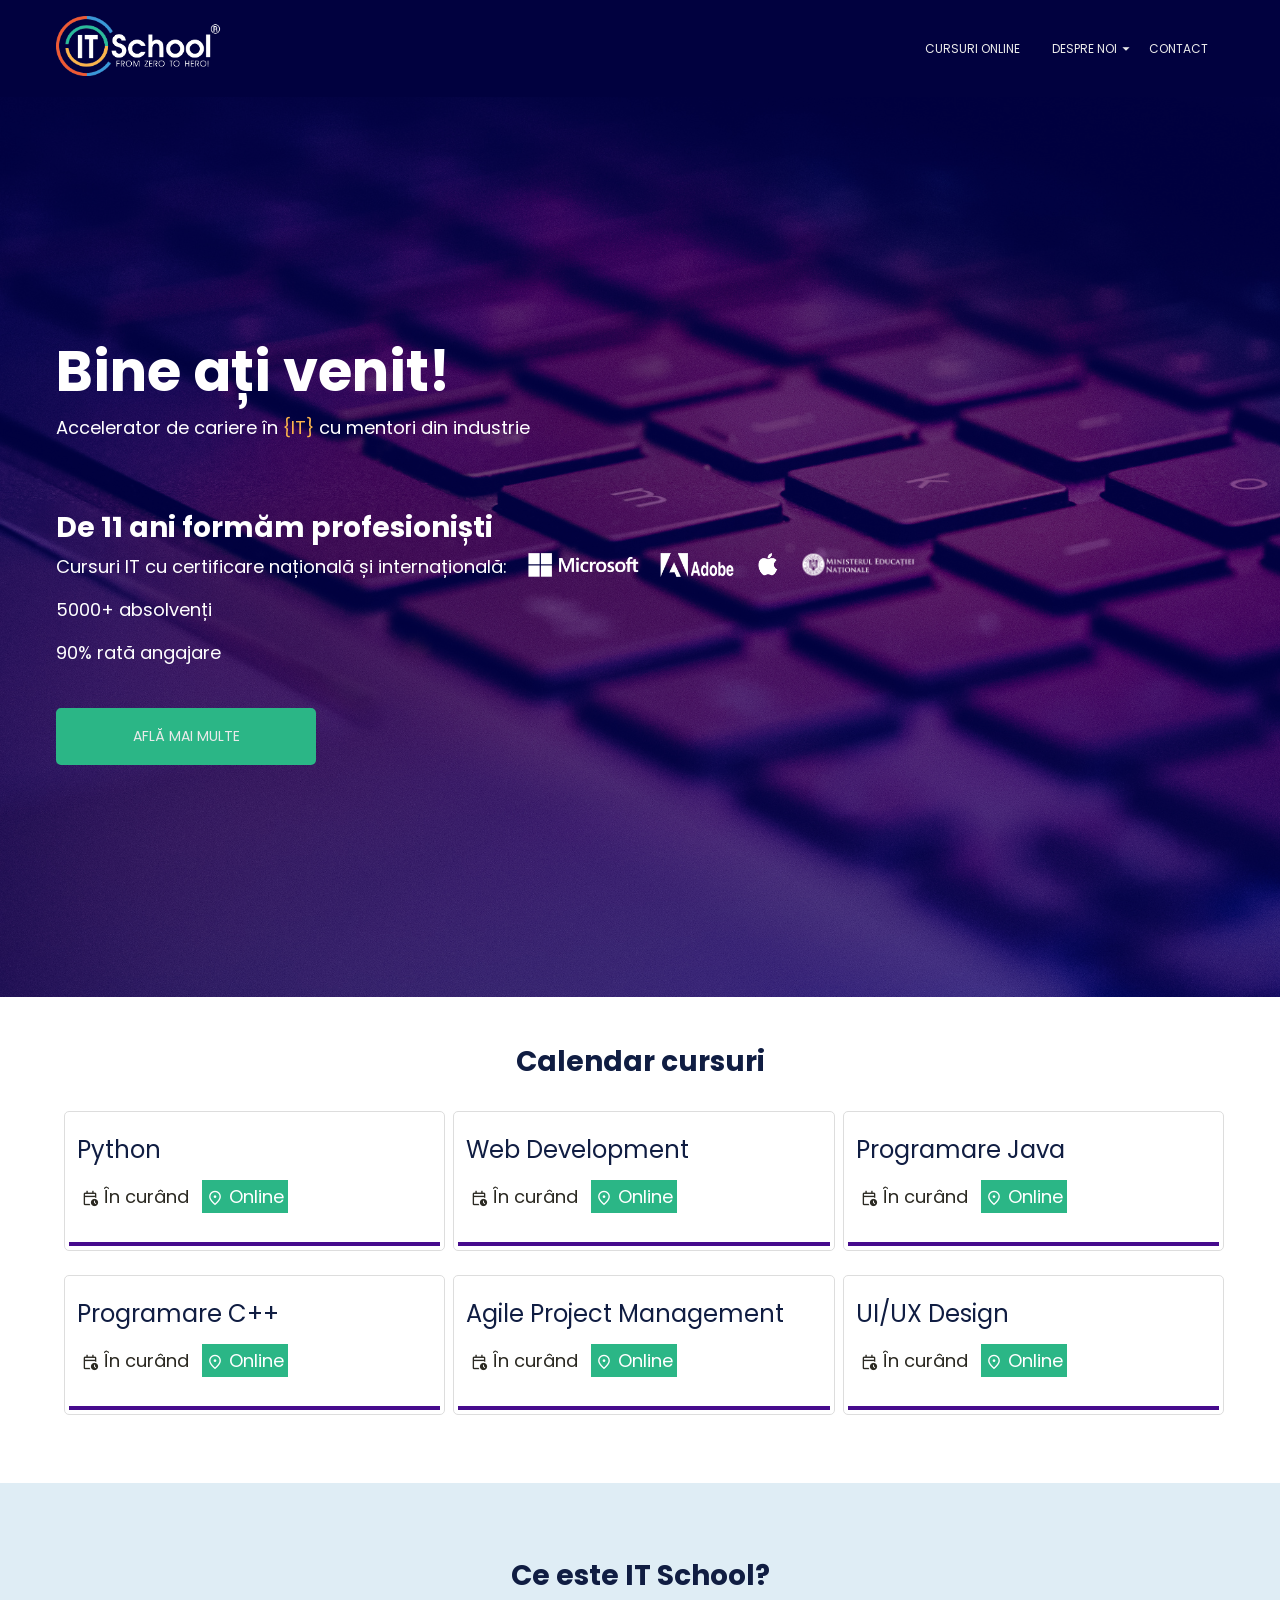
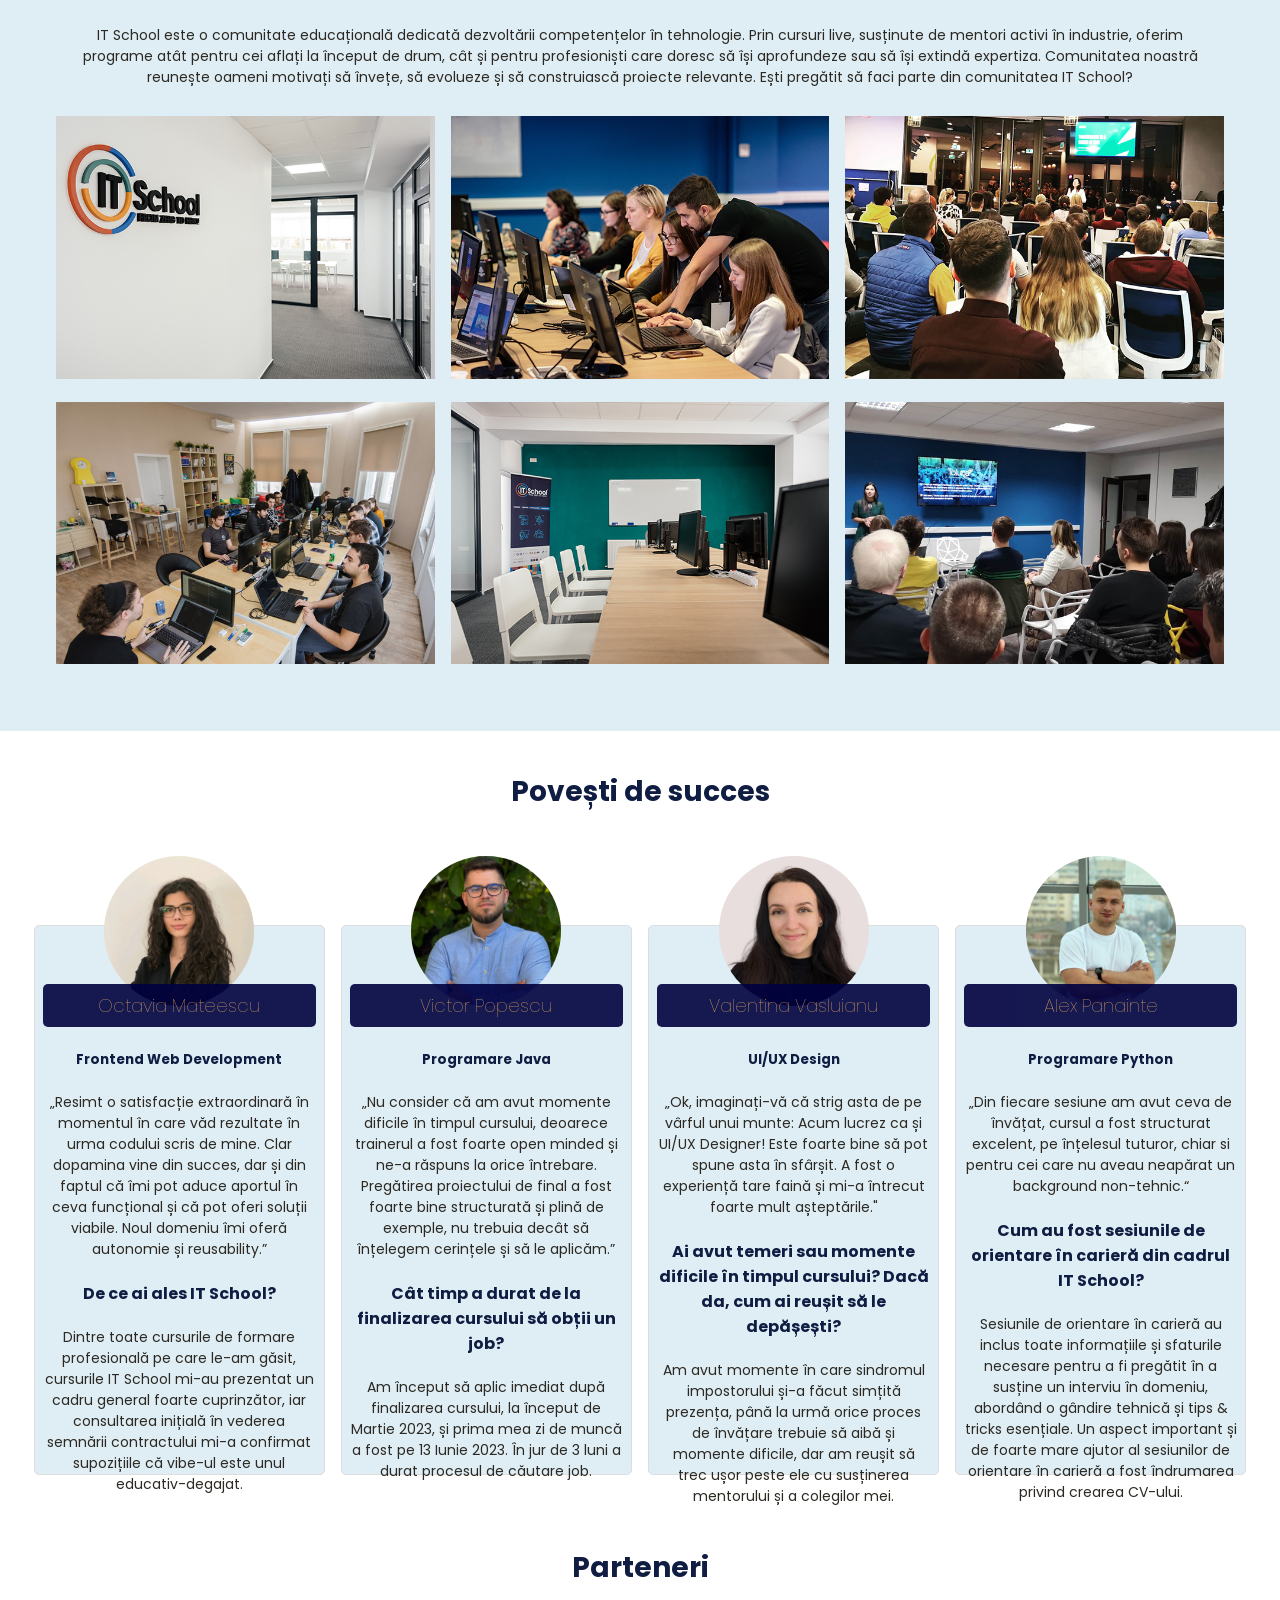
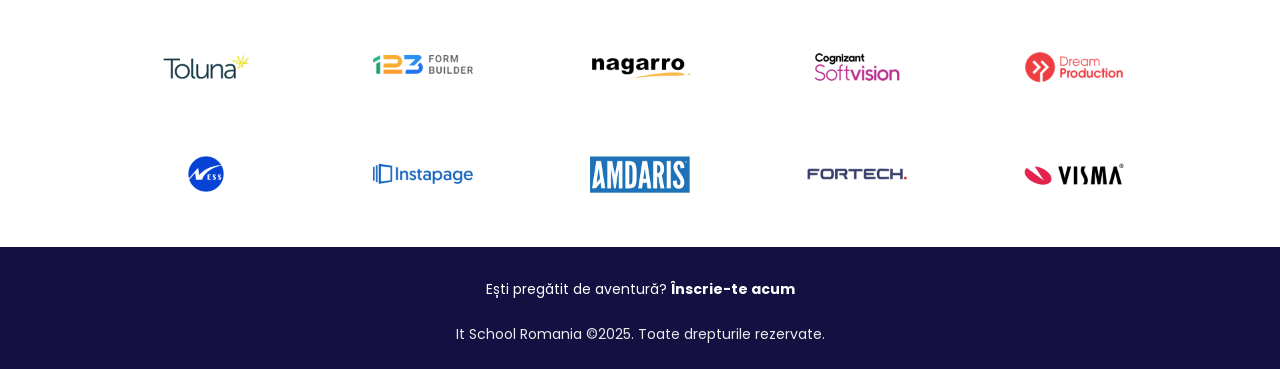
<file: index.html>
<!doctype html>
<html lang="en">
  <head>
    <meta charset="UTF-8" />
    <meta name="viewport" content="width=device-width, initial-scale=1.0" />
    <title>IT School</title>
    <!-- Adaugam meta tag-urile pentru SEO -->
    <meta
      name="description"
      content="Prima aplicatie de UI folosind doar HTML si CSS"
    />
    <link rel="icon" type="image/png" href="img/itschool-icon.png"/>
    <link rel="preconnect" href="https://fonts.googleapis.com" />
    <link rel="preconnect" href="https://fonts.gstatic.com" crossorigin />
    <link
      href="https://fonts.googleapis.com/css2?family=Poppins:ital,wght@0,400;0,700;1,400&display=swap"
      rel="stylesheet"
    />
    <link
      href="https://fonts.googleapis.com/css2?family=Material+Symbols+Outlined:opsz,wght,FILL,GRAD@24,400,0,0"
      rel="stylesheet"
    />
    <link rel="stylesheet" href="css/main.css" />
    <link rel="stylesheet" href="css/homepage.css" />
  </head>
  <body>
    <header>
      <nav>
        <div class="container">
          <a href="index.html" class="logo-link">
            <img src="img/itschool-logo.png" alt="ItSchool" />
          </a>
          <div class="menu-icon-container">
            <!-- Inseram iconita de meniu folosita la mobile + un checkbox folosit ca si hack de css ca sa aratam/ascundem meniul pe mobile -->
            <span class="material-symbols-outlined menu-icon"> menu </span>
            <input type="checkbox" />
            <ul>
              <li><a href="pages/courses.html">Cursuri Online</a></li>
              <li class="about-us">
                <a href="pages/about.html"
                  >Despre noi
                  <span class="material-symbols-outlined arrow-down-icon">
                    arrow_drop_down
                  </span>
                </a>
                <!-- Inseram sub-meniul afisat la hover 'Despre noi' -->
                <div class="submenu">
                  <a href="index.html">HomePage</a>
                  <a href="pages/about.html">Despre Noi</a>
                </div>
              </li>
              <li>
                <a href="pages/contact.html">Contact</a>
              </li>
            </ul>
          </div>
        </div>
      </nav>
    </header>
    <main>
      <section class="welcome">
        <div class="container">
          <h1>Bine ați venit!</h1>
          <p>
            Accelerator de cariere în <span>{IT}</span> cu mentori din industrie
          </p>
          <h2>De 11 ani formăm profesioniști</h2>
          <p>
            Cursuri IT cu certificare națională și internațională:
            <img src="img/microsoft.png" alt="Microsoft" />
            <img src="img/adobe.png" alt="Adobe" />
            <img src="img/apple.png" alt="Apple" />
            <img src="img/minister.png" alt="Ministerul Educatiei" />
          </p>
          <p>5000+ absolvenți</p>
          <p>90% rată angajare</p>
          <a href="pages/courses.html">Află mai multe</a>
        </div>
      </section>
      <!-- Sectiune pentru cursuri -->
      <section class="courses">
        <div class="container grid">
          <h2>Calendar cursuri</h2>
          <div class="courses-container">
            <!-- Curs 1 -->
            <div class="course-wrapper">
              <div class="course">
                <div class="content">
                  <a href="pages/courses/course-python.html"><h3>Python</h3></a>
                  <div class="badges">
                    <span class="date">
                      <span class="material-symbols-outlined">
                        calendar_clock
                      </span>
                      <span>În curând</span>
                    </span>
                    <span class="place">
                      <span class="material-symbols-outlined">
                        location_on
                      </span>
                      <span>Online</span>
                    </span>
                  </div>
                </div>
              </div>
            </div>
            <!-- End Curs 1 -->
            <!-- Curs 2 -->
            <div class="course-wrapper">
              <div class="course">
                <div class="content">
                  <a href="pages/courses/web-dev.html"
                    ><h3>Web Development</h3></a
                  >
                  <div class="badges">
                    <span class="date">
                      <span class="material-symbols-outlined">
                        calendar_clock
                      </span>
                      <span>În curând</span>
                    </span>
                    <span class="place">
                      <span class="material-symbols-outlined">
                        location_on
                      </span>
                      <span>Online</span>
                    </span>
                  </div>
                </div>
              </div>
            </div>
            <!-- End curs 2 -->
            <!-- Curs 3 -->
            <div class="course-wrapper">
              <div class="course">
                <div class="content">
                  <a href="pages/courses/course-java.html"
                    ><h3>Programare Java</h3></a
                  >
                  <div class="badges">
                    <span class="date">
                      <span class="material-symbols-outlined">
                        calendar_clock
                      </span>
                      <span>În curând</span>
                    </span>
                    <span class="place">
                      <span class="material-symbols-outlined">
                        location_on
                      </span>
                      <span>Online</span>
                    </span>
                  </div>
                </div>
              </div>
            </div>
            <!-- End curs 3 -->
            <!-- Curs 4 -->
            <div class="course-wrapper">
              <div class="course">
                <div class="content">
                  <a href="pages/courses/course-c-plus-plus.html"
                    ><h3>Programare C++</h3></a
                  >
                  <div class="badges">
                    <span class="date">
                      <span class="material-symbols-outlined">
                        calendar_clock
                      </span>
                      <span>În curând</span>
                    </span>
                    <span class="place">
                      <span class="material-symbols-outlined">
                        location_on
                      </span>
                      <span>Online</span>
                    </span>
                  </div>
                </div>
              </div>
            </div>
            <!-- End curs 4 -->
            <!-- Curs 5 -->
            <div class="course-wrapper">
              <div class="course">
                <div class="content">
                  <a href="pages/courses/agile.html"
                    ><h3>Agile Project Management</h3></a
                  >
                  <div class="badges">
                    <span class="date">
                      <span class="material-symbols-outlined">
                        calendar_clock
                      </span>
                      <span>În curând</span>
                    </span>
                    <span class="place">
                      <span class="material-symbols-outlined">
                        location_on
                      </span>
                      <span>Online</span>
                    </span>
                  </div>
                </div>
              </div>
            </div>
            <!-- End curs 5 -->
            <!-- Curs 6 -->
            <div class="course-wrapper">
              <div class="course">
                <div class="content">
                  <a href="pages/courses/ui-ux-design.html"
                    ><h3>UI/UX Design</h3></a
                  >
                  <div class="badges">
                    <span class="date">
                      <span class="material-symbols-outlined">
                        calendar_clock
                      </span>
                      <span>În curând</span>
                    </span>
                    <span class="place">
                      <span class="material-symbols-outlined">
                        location_on
                      </span>
                      <span>Online</span>
                    </span>
                  </div>
                </div>
              </div>
            </div>
            <!-- End curs 6 -->
          </div>
        </div>
      </section>
      <!-- End Sectiune pentru cursuri -->
      <!-- Sectiune Cine suntem -->
      <section class="who-we-are">
        <div class="container grid">
          <h2>Ce este IT School?</h2>
          <p>
            IT School este o comunitate educațională dedicată dezvoltării
            competențelor în tehnologie. Prin cursuri live, susținute de mentori
            activi în industrie, oferim programe atât pentru cei aflați la
            început de drum, cât și pentru profesioniști care doresc să își
            aprofundeze sau să își extindă expertiza. Comunitatea noastră
            reunește oameni motivați să învețe, să evolueze și să construiască
            proiecte relevante. Ești pregătit să faci parte din comunitatea IT
            School?
          </p>
          <div class="images-container">
            <div class="image-wrapper">
              <img src="img/about-us-1.jpeg" alt="About" />
            </div>

            <div class="image-wrapper">
              <img src="img/about-us-2.jpeg" alt="About" />
            </div>

            <div class="image-wrapper">
              <img src="img/about-us-3.jpeg" alt="About" />
            </div>

            <div class="image-wrapper">
              <img src="img/about-us-4.jpeg" alt="About" />
            </div>

            <div class="image-wrapper">
              <img src="img/about-us-5.jpeg" alt="About" />
            </div>

            <div class="image-wrapper">
              <img src="img/about-us-6.jpeg" alt="About" />
            </div>
          </div>
        </div>
      </section>
      <!-- End sectiune Cine suntem -->
      <!-- Sectiune testimoniale -->
      <section class="testimoniale">
        <h2>Povești de succes</h2>
        <div class="container-grid">
          <div class="absolvent-container">
            <div class="absolvent-wrapper">
              <div class="absolvent">
                <img
                  src="img/octavia-mateescu.png"
                  alt="Octavia Mateescu"
                  class="presentation-image"
                />
                <div class="content">
                  <h3>Octavia Mateescu</h3>
                  <h5>Frontend Web Development</h5>
                  <p class="description">
                    „Resimt o satisfacție extraordinară în momentul în care văd
                    rezultate în urma codului scris de mine. Clar dopamina vine
                    din succes, dar și din faptul că îmi pot aduce aportul în
                    ceva funcțional și că pot oferi soluții viabile. Noul
                    domeniu îmi oferă autonomie și reusability.”
                  </p>
                  <h4>De ce ai ales IT School?</h4>
                  <p>
                    Dintre toate cursurile de formare profesională pe care le-am
                    găsit, cursurile IT School mi-au prezentat un cadru general
                    foarte cuprinzător, iar consultarea inițială în vederea
                    semnării contractului mi-a confirmat supozițiile că vibe-ul
                    este unul educativ-degajat.
                  </p>
                </div>
              </div>
            </div>

            <div class="absolvent-wrapper">
              <div class="absolvent">
                <img
                  src="img/victor-popescu.png"
                  alt="Victor Popescu"
                  class="presentation-image"
                />
                <div class="content">
                  <h3>Victor Popescu</h3>
                  <h5>Programare Java</h5>
                  <p class="description">
                    „Nu consider că am avut momente dificile în timpul cursului,
                    deoarece trainerul a fost foarte open minded și ne-a răspuns
                    la orice întrebare. Pregătirea proiectului de final a fost
                    foarte bine structurată și plină de exemple, nu trebuia
                    decât să înțelegem cerințele și să le aplicăm.”
                  </p>
                  <h4>
                    Cât timp a durat de la finalizarea cursului să obții un job?
                  </h4>
                  <p>
                    Am început să aplic imediat după finalizarea cursului, la
                    început de Martie 2023, și prima mea zi de muncă a fost pe
                    13 Iunie 2023. În jur de 3 luni a durat procesul de căutare
                    job.
                  </p>
                </div>
              </div>
            </div>

            <div class="absolvent-wrapper">
              <div class="absolvent">
                <img
                  src="img/valentina-vasluianu.png"
                  alt="Valentina Vasluianu"
                  class="presentation-image"
                />
                <div class="content">
                  <h3>Valentina Vasluianu</h3>
                  <h5>UI/UX Design</h5>
                  <p class="description">
                    „Ok, imaginați-vă că strig asta de pe vârful unui munte:
                    Acum lucrez ca și UI/UX Designer! Este foarte bine să pot
                    spune asta în sfârșit. A fost o experiență tare faină și
                    mi-a întrecut foarte mult așteptările."
                  </p>
                  <h4>
                    Ai avut temeri sau momente dificile în timpul cursului? Dacă
                    da, cum ai reușit să le depășești?
                  </h4>
                  <p>
                    Am avut momente în care sindromul impostorului și-a făcut
                    simțită prezența, până la urmă orice proces de învățare
                    trebuie să aibă și momente dificile, dar am reușit să trec
                    ușor peste ele cu susținerea mentorului și a colegilor mei.
                  </p>
                </div>
              </div>
            </div>

            <div class="absolvent-wrapper">
              <div class="absolvent">
                <img
                  src="img/alex-panainte.jpeg"
                  alt="Alex Panainte"
                  class="presentation-image"
                />
                <div class="content">
                  <h3>Alex Panainte</h3>
                  <h5>Programare Python</h5>
                  <p class="description">
                    „Din fiecare sesiune am avut ceva de învățat, cursul a fost
                    structurat excelent, pe înțelesul tuturor, chiar si pentru
                    cei care nu aveau neapărat un background non-tehnic.“
                  </p>
                  <h4>
                    Cum au fost sesiunile de orientare în carieră din cadrul IT
                    School?
                  </h4>
                  <p>
                    Sesiunile de orientare în carieră au inclus toate
                    informațiile și sfaturile necesare pentru a fi pregătit în a
                    susține un interviu în domeniu, abordând o gândire tehnică
                    și tips & tricks esențiale. Un aspect important și de foarte
                    mare ajutor al sesiunilor de orientare în carieră a fost
                    îndrumarea privind crearea CV-ului.
                  </p>
                </div>
              </div>
            </div>
          </div>
        </div>
      </section>
      <!-- End Sectiune testimoniale -->
      <!-- Sectiune Parteneri -->
      <section class="partners">
        <div class="container">
          <h2>Parteneri</h2>
          <div class="partners-container">
            <div class="image-wrapper">
              <a href="https://tolunacorporate.com/" target="_blank"
                ><img src="img/toluna.png" alt="Toluna"
              /></a>
            </div>

            <div class="image-wrapper">
              <a href="https://www.123formbuilder.com/" target="_blank"
                ><img src="img/123formbuilder.png" alt="FormBuilder"
              /></a>
            </div>

            <div class="image-wrapper">
              <a href="https://www.nagarro.com/en/" target="_blank"
                ><img src="img/nagarro.png" alt="Nagarro"
              /></a>
            </div>

            <div class="image-wrapper">
              <a href="https://www.cognizant.com/ro/en" target="_blank"
                ><img src="img/cognizant.png" alt="Cognizant"
              /></a>
            </div>

            <div class="image-wrapper">
              <a href="https://dreamproduction.com/" target="_blank"
                ><img src="img/dreamproduction.png" alt="DreamProduction"
              /></a>
            </div>

            <div class="image-wrapper">
              <a href="https://www.ness.com/ness-romania/" target="_blank"
                ><img src="img/ness.png" alt="Ness"
              /></a>
            </div>

            <div class="image-wrapper">
              <a
                href="https://instapage.com/?gad_source=1&gad_campaignid=21204008344&gbraid=0AAAAA9SyQchfDvV4xFVHQiyvsbG4AHzmZ&gclid=Cj0KCQjw_rPGBhCbARIsABjq9cdwkDh2YE1OomLgQFghxZL7MO6QnkXI1l0y8LYJvrZ7yOF6RBAmEAQaAoFeEALw_wcB"
                target="_blank"
                ><img src="img/instapage.png" alt="insta"
              /></a>
            </div>

            <div class="image-wrapper">
              <a href="https://amdaris.com/" target="_blank"
                ><img src="img/amdaris.png" alt="Amdaris"
              /></a>
            </div>

            <div class="image-wrapper">
              <a href="https://www.fortechproducts.ro/" target="_blank"
                ><img src="img/fortech.png" alt="Fortech"
              /></a>
            </div>

            <div class="image-wrapper">
              <a href="https://www.visma.ro/" target="_blank"
                ><img src="img/visma.png" alt="Visma"
              /></a>
            </div>
          </div>
        </div>
      </section>
      <!-- End sectiune Parteneri -->
    </main>
    <footer>
      <div class="container">
        <p>
          <a href="./pages/contact.html"
            >Ești pregătit de aventură? <strong>Înscrie-te acum</strong></a
          >
        </p>
        <p>It School Romania ©2025. Toate drepturile rezervate.</p>
      </div>
    </footer>
  </body>
</html>
</file>
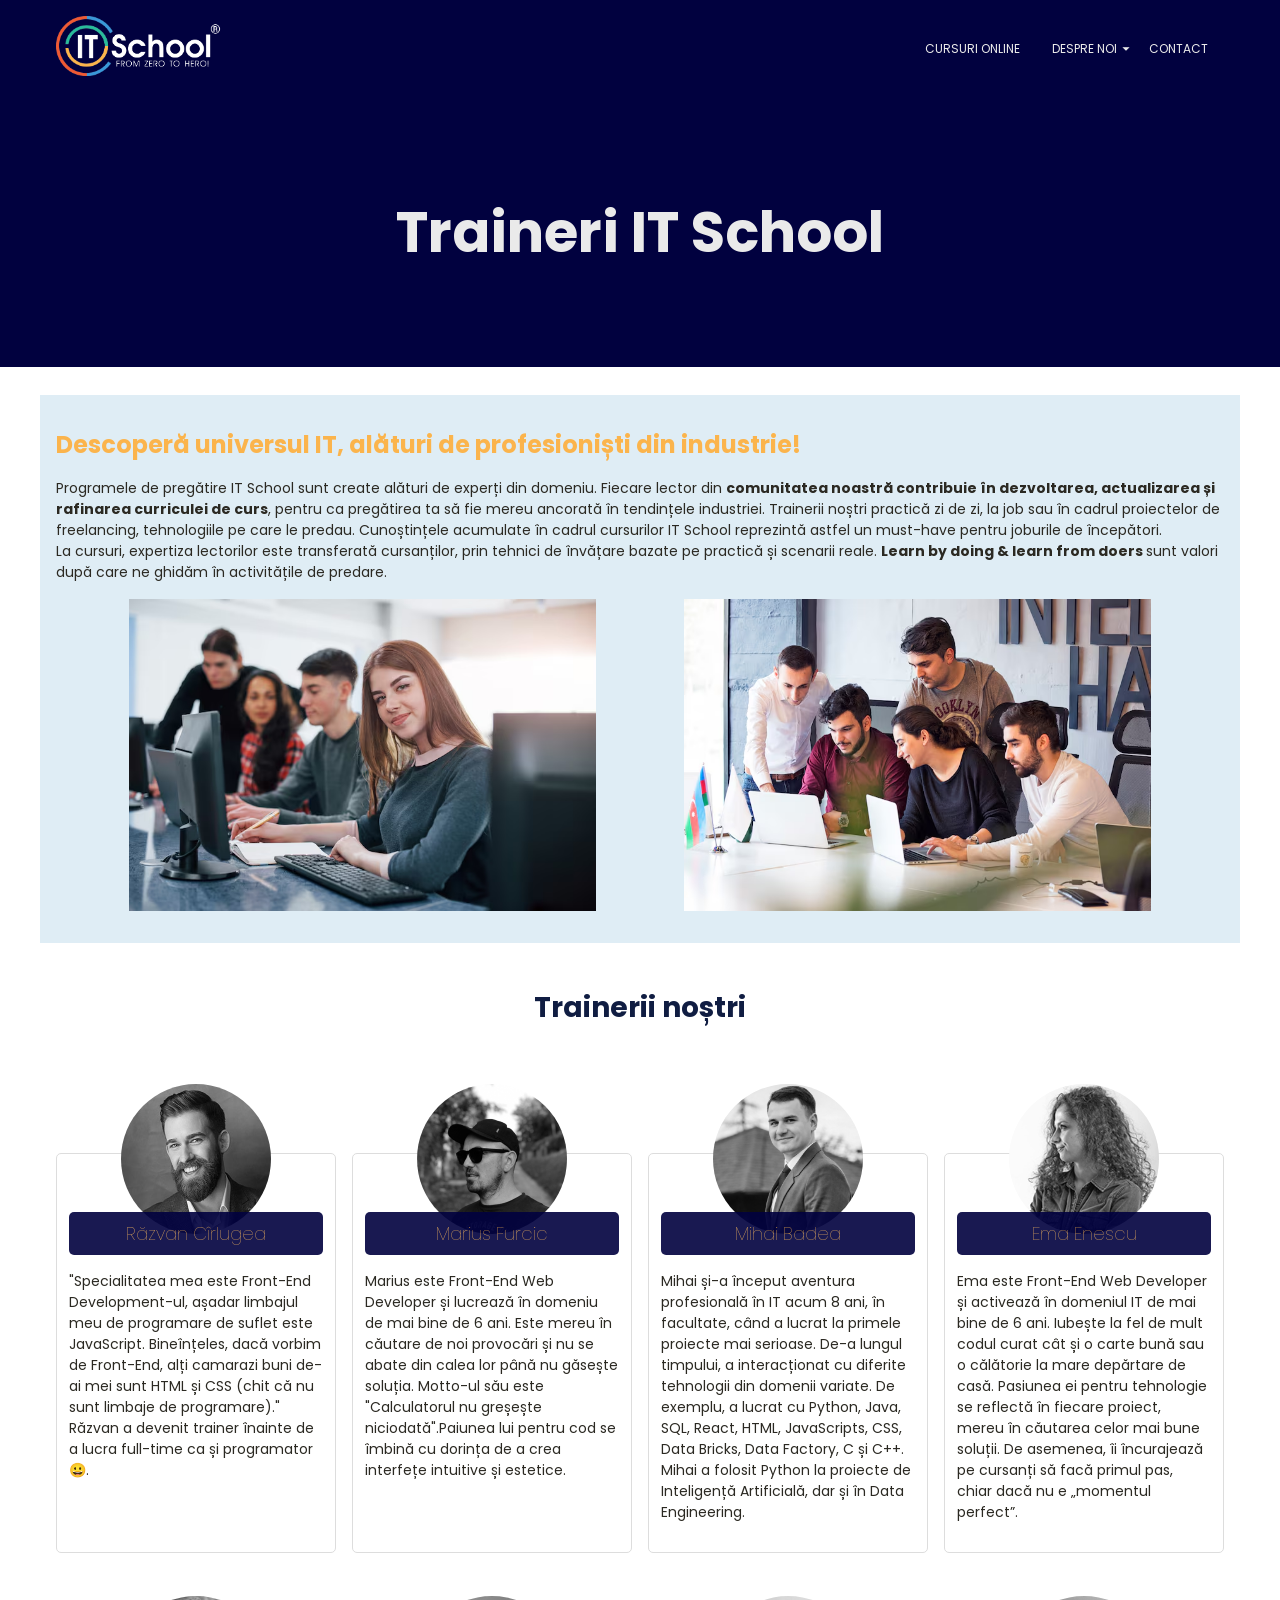
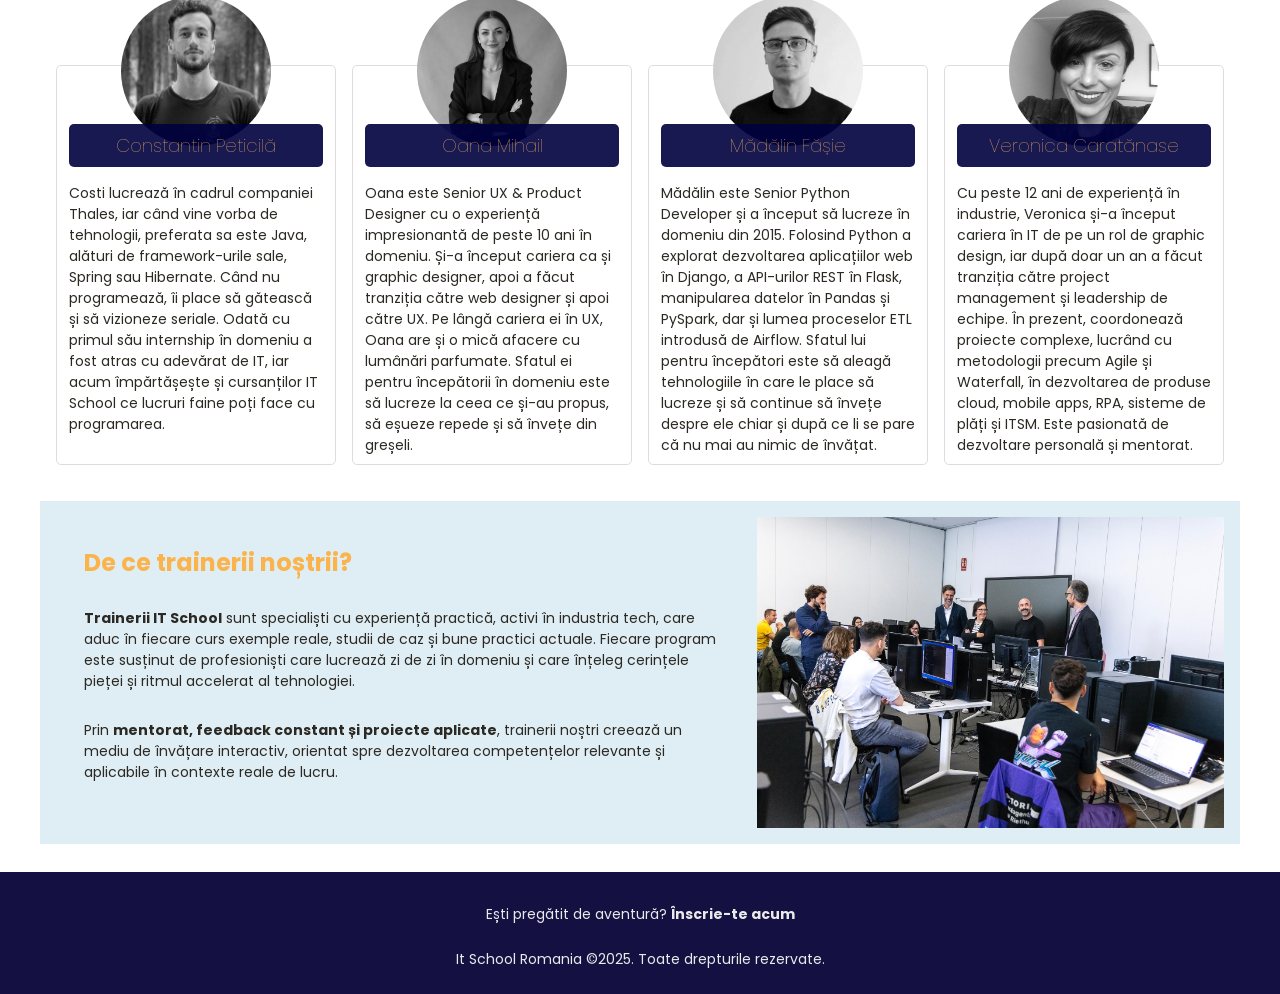
<file: pages/about.html>
<!doctype html>
<html lang="en">
  <head>
    <meta charset="UTF-8" />
    <meta name="viewport" content="width=device-width, initial-scale=1.0" />
    <title>Despre noi</title>
    <!-- Adaugam meta tag-urile pentru SEO -->
    <meta
      name="description"
      content="Prima aplicatie de UI folosind doar HTML si CSS"
    />
    <link rel="icon" type="image/png" href="../img/itschool-icon.png"/>
    <link rel="preconnect" href="https://fonts.googleapis.com" />
    <link rel="preconnect" href="https://fonts.gstatic.com" crossorigin />
    <link
      href="https://fonts.googleapis.com/css2?family=Poppins:ital,wght@0,400;0,700;1,400&display=swap"
      rel="stylesheet"
    />
    <link
      href="https://fonts.googleapis.com/css2?family=Material+Symbols+Outlined:opsz,wght,FILL,GRAD@24,400,0,0"
      rel="stylesheet"
    />
    <link rel="stylesheet" href="../css/main.css" />
    <link rel="stylesheet" href="../css/about.css" />
  </head>
  <body>
    <header>
      <nav>
        <div class="container">
          <a href="../index.html" class="logo-link">
            <img src="../img/itschool-logo.png" alt="ItSchool" />
          </a>
          <div class="menu-icon-container">
            <!-- Inseram iconita de meniu folosita la mobile + un checkbox folosit ca si hack de css sa aratam/ascundem meniul pe mobile -->
            <span class="material-symbols-outlined menu-icon"> menu </span>
            <input type="checkbox" />
            <ul>
              <li><a href="courses.html">Cursuri Online</a></li>
              <li class="about-us">
                <a href="about.html"
                  >Despre Noi
                  <span class="material-symbols-outlined arrow-down-icon">
                    arrow_drop_down
                  </span>
                </a>
                <!-- Inseram sub-meniul afisat la hover 'Despre Noi' -->
                <div class="submenu">
                  <a href="../index.html">HomePage</a>
                  <a href="about.html">Despre Noi</a>
                </div>
              </li>
              <li><a href="contact.html">Contact</a></li>
            </ul>
          </div>
        </div>
      </nav>
    </header>
    <main>
      <section class="welcome">
        <div class="container">
          <h1>Traineri IT School</h1>
        </div>
      </section>
      <!-- Intro Section -->
      <section class="intro-trainers">
        <div class="container">
          <h3>
            Descoperă universul IT, alături de profesioniști din industrie!
          </h3>
          <p>
            Programele de pregătire IT School sunt create alături de experți din
            domeniu. Fiecare lector din
            <strong
              >comunitatea noastră contribuie în dezvoltarea, actualizarea și
              rafinarea curriculei de curs</strong
            >, pentru ca pregătirea ta să fie mereu ancorată în tendințele
            industriei. Trainerii noștri practică zi de zi, la job sau în cadrul
            proiectelor de freelancing, tehnologiile pe care le predau.
            Cunoștințele acumulate în cadrul cursurilor IT School reprezintă
            astfel un must-have pentru joburile de începători.
          </p>
          <p>
            La cursuri, expertiza lectorilor este transferată cursanților, prin
            tehnici de învățare bazate pe practică și scenarii reale.
            <strong>Learn by doing & learn from doers </strong>sunt valori după
            care ne ghidăm în activitățile de predare.
          </p>
          <div class="trainers-pictures">
            <img src="../img/about-intro.jpg" alt="about-intro" />
            <img src="../img/about-intro-2.jpg" alt="about-intro-2" />
          </div>
        </div>
      </section>
      <!-- End Intro Section -->
      <!-- Trainers section -->
      <section class="trainers">
        <h2>Trainerii noștri</h2>
        <div class="container grid">
          <div class="trainer-container">
            <!-- Trainer 1 -->
            <div class="trainer-wrapper">
              <div class="trainer">
                <img
                  src="../img/razvan.jpeg"
                  alt="Razvan"
                  class="presentation-image"
                />
                <div class="content">
                  <h3>Răzvan Cîrlugea</h3>
                  <p class="description">
                    "Specialitatea mea este Front-End Development-ul, așadar
                    limbajul meu de programare de suflet este JavaScript.
                    Bineînțeles, dacă vorbim de Front-End, alți camarazi buni
                    de-ai mei sunt HTML și CSS (chit că nu sunt limbaje de
                    programare)." Răzvan a devenit trainer înainte de a lucra
                    full-time ca și programator 😀.
                  </p>
                </div>
              </div>
            </div>
            <!-- End Trainer 1 -->
            <!-- Trainer 2 -->
            <div class="trainer-wrapper">
              <div class="trainer">
                <img
                  src="../img/marius.png"
                  alt="Marius"
                  class="presentation-image"
                />
                <div class="content">
                  <h3>Marius Furcic</h3>
                  <p class="description">
                    Marius este Front-End Web Developer și lucrează în domeniu
                    de mai bine de 6 ani. Este mereu în căutare de noi provocări
                    și nu se abate din calea lor până nu găsește soluția.
                    Motto-ul său este "Calculatorul nu greșește
                    niciodată".Paiunea lui pentru cod se îmbină cu dorința de a
                    crea interfețe intuitive și estetice.
                  </p>
                </div>
              </div>
            </div>
            <!-- End Trainer 2 -->
            <!-- Trainer 3 -->
            <div class="trainer-wrapper">
              <div class="trainer">
                <img
                  src="../img/mihai.png"
                  alt="Mihai"
                  class="presentation-image"
                />
                <div class="content">
                  <h3>Mihai Badea</h3>
                  <p class="description">
                    Mihai și-a început aventura profesională în IT acum 8 ani,
                    în facultate, când a lucrat la primele proiecte mai
                    serioase. De-a lungul timpului, a interacționat cu diferite
                    tehnologii din domenii variate. De exemplu, a lucrat cu
                    Python, Java, SQL, React, HTML, JavaScripts, CSS, Data
                    Bricks, Data Factory, C și C++. Mihai a folosit Python la
                    proiecte de Inteligență Artificială, dar și în Data
                    Engineering.
                  </p>
                </div>
              </div>
            </div>
            <!-- End Trainer 3 -->
            <!-- Trainer 4 -->
            <div class="trainer-wrapper">
              <div class="trainer">
                <img
                  src="../img/ema.jpeg"
                  alt="Ema"
                  class="presentation-image"
                />
                <div class="content">
                  <h3>Ema Enescu</h3>
                  <p class="description">
                    Ema este Front-End Web Developer și activează în domeniul IT
                    de mai bine de 6 ani. Iubește la fel de mult codul curat cât
                    și o carte bună sau o călătorie la mare depărtare de casă.
                    Pasiunea ei pentru tehnologie se reflectă în fiecare
                    proiect, mereu în căutarea celor mai bune soluții. De
                    asemenea, îi încurajează pe cursanți să facă primul pas,
                    chiar dacă nu e „momentul perfect”.
                  </p>
                </div>
              </div>
            </div>
            <!-- End Trainer 4 -->
            <!-- Trainer 5 -->
            <div class="trainer-wrapper">
              <div class="trainer">
                <img
                  src="../img/costi.png"
                  alt="Costi"
                  class="presentation-image"
                />
                <div class="content">
                  <h3>Constantin Peticilă</h3>
                  <p class="description">
                    Costi lucrează în cadrul companiei Thales, iar când vine
                    vorba de tehnologii, preferata sa este Java, alături de
                    framework-urile sale, Spring sau Hibernate. Când nu
                    programează, îi place să gătească și să vizioneze seriale.
                    Odată cu primul său internship în domeniu a fost atras cu
                    adevărat de IT, iar acum împărtășește și cursanților IT
                    School ce lucruri faine poți face cu programarea.
                  </p>
                </div>
              </div>
            </div>
            <!-- End Trainer 5 -->
            <!-- Trainer 6 -->
            <div class="trainer-wrapper">
              <div class="trainer">
                <img
                  src="../img/oana.png"
                  alt="Oana"
                  class="presentation-image"
                />
                <div class="content">
                  <h3>Oana Mihail</h3>
                  <p class="description">
                    Oana este Senior UX & Product Designer cu o experiență
                    impresionantă de peste 10 ani în domeniu. Și-a început
                    cariera ca și graphic designer, apoi a făcut tranziția către
                    web designer și apoi către UX. Pe lângă cariera ei în UX,
                    Oana are și o mică afacere cu lumânări parfumate. Sfatul ei
                    pentru începătorii în domeniu este să lucreze la ceea ce
                    și-au propus, să eșueze repede și să învețe din greșeli.
                  </p>
                </div>
              </div>
            </div>
            <!-- End Trainer 6 -->
            <!-- Trainer 7 -->
            <div class="trainer-wrapper">
              <div class="trainer">
                <img
                  src="../img/madalin.jpg"
                  alt="Mădălin"
                  class="presentation-image"
                />
                <div class="content">
                  <h3>Mădălin Fășie</h3>
                  <p class="description">
                    Mădălin este Senior Python Developer și a început să lucreze
                    în domeniu din 2015. Folosind Python a explorat dezvoltarea
                    aplicațiilor web în Django, a API-urilor REST în Flask,
                    manipularea datelor în Pandas și PySpark, dar și lumea
                    proceselor ETL introdusă de Airflow. Sfatul lui pentru
                    începători este să aleagă tehnologiile în care le place să
                    lucreze și să continue să învețe despre ele chiar și după ce
                    li se pare că nu mai au nimic de învățat.
                  </p>
                </div>
              </div>
            </div>
            <!-- End Trainer 7 -->
            <!-- Trainer 8 -->
            <div class="trainer-wrapper">
              <div class="trainer">
                <img
                  src="../img/veronica.jpeg"
                  alt="Veronica"
                  class="presentation-image"
                />
                <div class="content">
                  <h3>Veronica Caratănase</h3>
                  <p class="description">
                    Cu peste 12 ani de experiență în industrie, Veronica și-a
                    început cariera în IT de pe un rol de graphic design, iar
                    după doar un an a făcut tranziția către project management
                    și leadership de echipe. În prezent, coordonează proiecte
                    complexe, lucrând cu metodologii precum Agile și Waterfall,
                    în dezvoltarea de produse cloud, mobile apps, RPA, sisteme
                    de plăți și ITSM. Este pasionată de dezvoltare personală și
                    mentorat.
                  </p>
                </div>
              </div>
            </div>
            <!-- End Trainer 8 -->
          </div>
        </div>
      </section>
      <!-- End Trainers section -->
      <!-- Why our trainers section -->
      <section class="why-our-trainers">
        <div class="container">
          <div class="trainers-benefits">
            <h3>De ce trainerii noștrii?</h3>
            <p>
              <strong>Trainerii IT School</strong> sunt specialiști cu
              experiență practică, activi în industria tech, care aduc în
              fiecare curs exemple reale, studii de caz și bune practici
              actuale. Fiecare program este susținut de profesioniști care
              lucrează zi de zi în domeniu și care înțeleg cerințele pieței și
              ritmul accelerat al tehnologiei.
            </p>
            <p>
              Prin
              <strong>mentorat, feedback constant și proiecte aplicate</strong>,
              trainerii noștri creează un mediu de învățare interactiv, orientat
              spre dezvoltarea competențelor relevante și aplicabile în contexte
              reale de lucru.
            </p>
          </div>
          <img
            src="../img/trainers.jpeg"
            alt="trainers"
            class="trainers-about-page"
          />
        </div>
      </section>
      <!-- End Why our trainers section -->
    </main>
    <footer>
      <div class="container">
        <p>
          <a href="./pages/contact.html"
            >Ești pregătit de aventură? <strong>Înscrie-te acum</strong></a
          >
        </p>
        <p>It School Romania ©2025. Toate drepturile rezervate.</p>
      </div>
    </footer>
  </body>
</html>
</file>
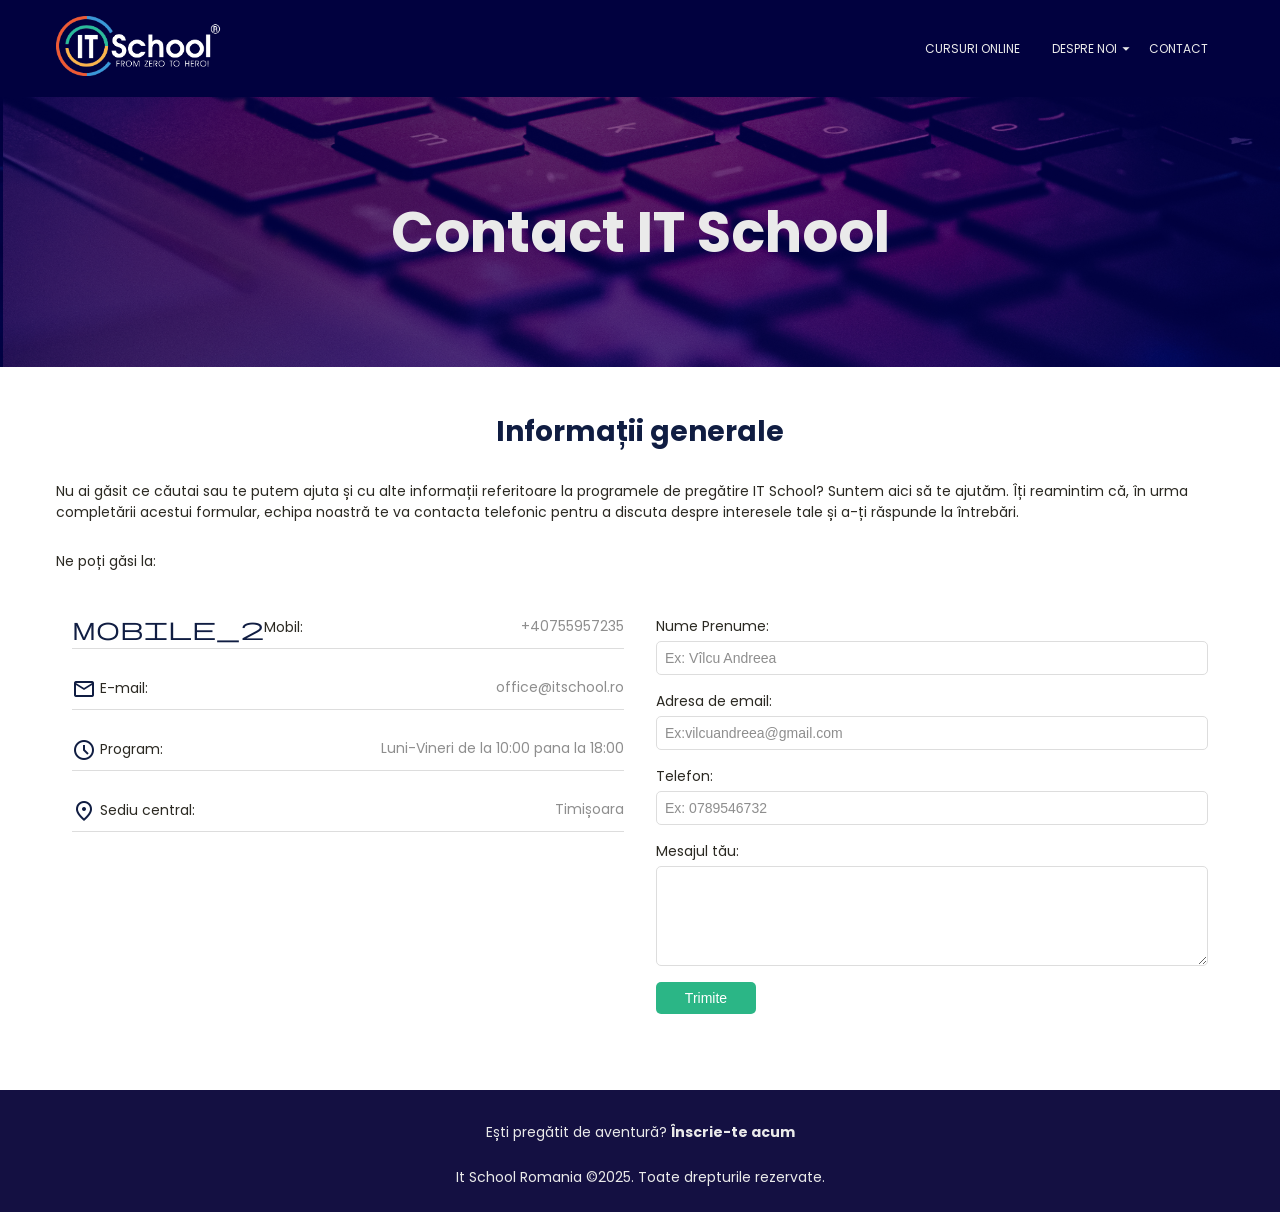
<file: pages/contact.html>
<!doctype html>
<html lang="en">
  <head>
    <meta charset="UTF-8" />
    <meta name="viewport" content="width=device-width, initial-scale=1.0" />
    <title>Contact</title>
    <!-- Adaugam meta tag-urile pentru SEO -->
    <meta
      name="description"
      content="Prima aplicatie de UI folosind doar HTML si CSS"
    />
    <link rel="icon" type="image/png" href="../img/itschool-icon.png"/>
    <link rel="preconnect" href="https://fonts.googleapis.com" />
    <link rel="preconnect" href="https://fonts.gstatic.com" crossorigin />
    <link
      href="https://fonts.googleapis.com/css2?family=Poppins:ital,wght@0,400;0,700;1,400&display=swap"
      rel="stylesheet"
    />
    <link
      href="https://fonts.googleapis.com/css2?family=Material+Symbols+Outlined:opsz,wght,FILL,GRAD@24,400,0,0"
      rel="stylesheet"
    />
    <link rel="stylesheet" href="../css/main.css" />
    <link rel="stylesheet" href="../css/contact.css" />
  </head>
  <body>
    <header>
      <nav>
        <div class="container">
          <a href="../index.html" class="logo-link">
            <img src="../img/itschool-logo.png" alt="ItSchool" />
          </a>
          <div class="menu-icon-container">
            <!-- Inseram iconita de meniu folosita la mobile + un checkbox folosit ca si hack de css sa aratam/ascundem meniul pe mobile -->
            <span class="material-symbols-outlined menu-icon"> menu </span>
            <input type="checkbox" />
            <ul>
              <li><a href="courses.html">Cursuri Online</a></li>
              <li class="about-us">
                <a href="about.html"
                  >Despre Noi
                  <span class="material-symbols-outlined arrow-down-icon">
                    arrow_drop_down
                  </span>
                </a>
                <!-- Inseram sub-meniul afisat la hover 'Despre Noi' -->
                <div class="submenu">
                  <a href="../index.html">HomePage</a>
                  <a href="about.html">Despre Noi</a>
                </div>
              </li>
              <li><a href="contact.html">Contact</a></li>
            </ul>
          </div>
        </div>
      </nav>
    </header>
    <main>
      <!-- Sectiune welcome -->
      <section class="welcome">
        <div class="container">
          <h1>Contact IT School</h1>
        </div>
      </section>
      <!-- End Sectiune welcome -->
      <!-- Sectiune Contact -->
      <section class="contact">
        <div class="container">
          <h2>Informații generale</h2>
          <p class="main-paragraph">
            Nu ai găsit ce căutai sau te putem ajuta și cu alte informații
            referitoare la programele de pregătire IT School? Suntem aici să te
            ajutăm. Îți reamintim că, în urma completării acestui formular,
            echipa noastră te va contacta telefonic pentru a discuta despre
            interesele tale și a-ți răspunde la întrebări.
          </p>
          <p class="main-paragraph">Ne poți găsi la:</p>
          <div class="content-wrapper">
            <ul>
              <li>
                <p>
                  <span class="material-symbols-outlined"> mobile_2 </span
                  >Mobil:
                </p>
                <a href="tel:00755957235">+40755957235</a>
              </li>
              <li>
                <p>
                  <span class="material-symbols-outlined"> mail </span>
                  E-mail:
                </p>
                <a href="mailto:office@itschool.ro">office@itschool.ro</a>
              </li>
              <li>
                <p>
                  <span class="material-symbols-outlined"> schedule </span>
                  Program:
                </p>
                <p class="description">Luni-Vineri de la 10:00 pana la 18:00</p>
              </li>
              <li>
                <p>
                  <span class="material-symbols-outlined"> location_on </span>
                  Sediu central:
                </p>
                <p class="description">Timișoara</p>
              </li>
            </ul>
            <form class="contact-form">
              <label for="name">Nume Prenume:</label>
              <input
                type="text"
                placeholder="Ex: Vîlcu Andreea"
                id="name"
                name="nume-prenume-be"
                required
              />

              <label for="email">Adresa de email:</label>
              <input
                type="email"
                placeholder="Ex:vilcuandreea@gmail.com"
                id="email"
                name="email-be"
                required
              />

              <label for="phone">Telefon:</label>
              <input
                type="text"
                placeholder="Ex: 0789546732"
                id="phone"
                name="phone-be"
                required
              />

              <label for="">Mesajul tău:</label>
              <textarea name="message-be" id="message" required></textarea>

              <input type="submit" value="Trimite" />
            </form>
          </div>
        </div>
      </section>
      <!-- End Sectiune Contact -->
    </main>
    <footer>
      <div class="container">
        <p>
          <a href="contact.html"
            >Ești pregătit de aventură? <strong>Înscrie-te acum</strong></a
          >
        </p>
        <p>It School Romania ©2025. Toate drepturile rezervate.</p>
      </div>
    </footer>
  </body>
</html>
</file>
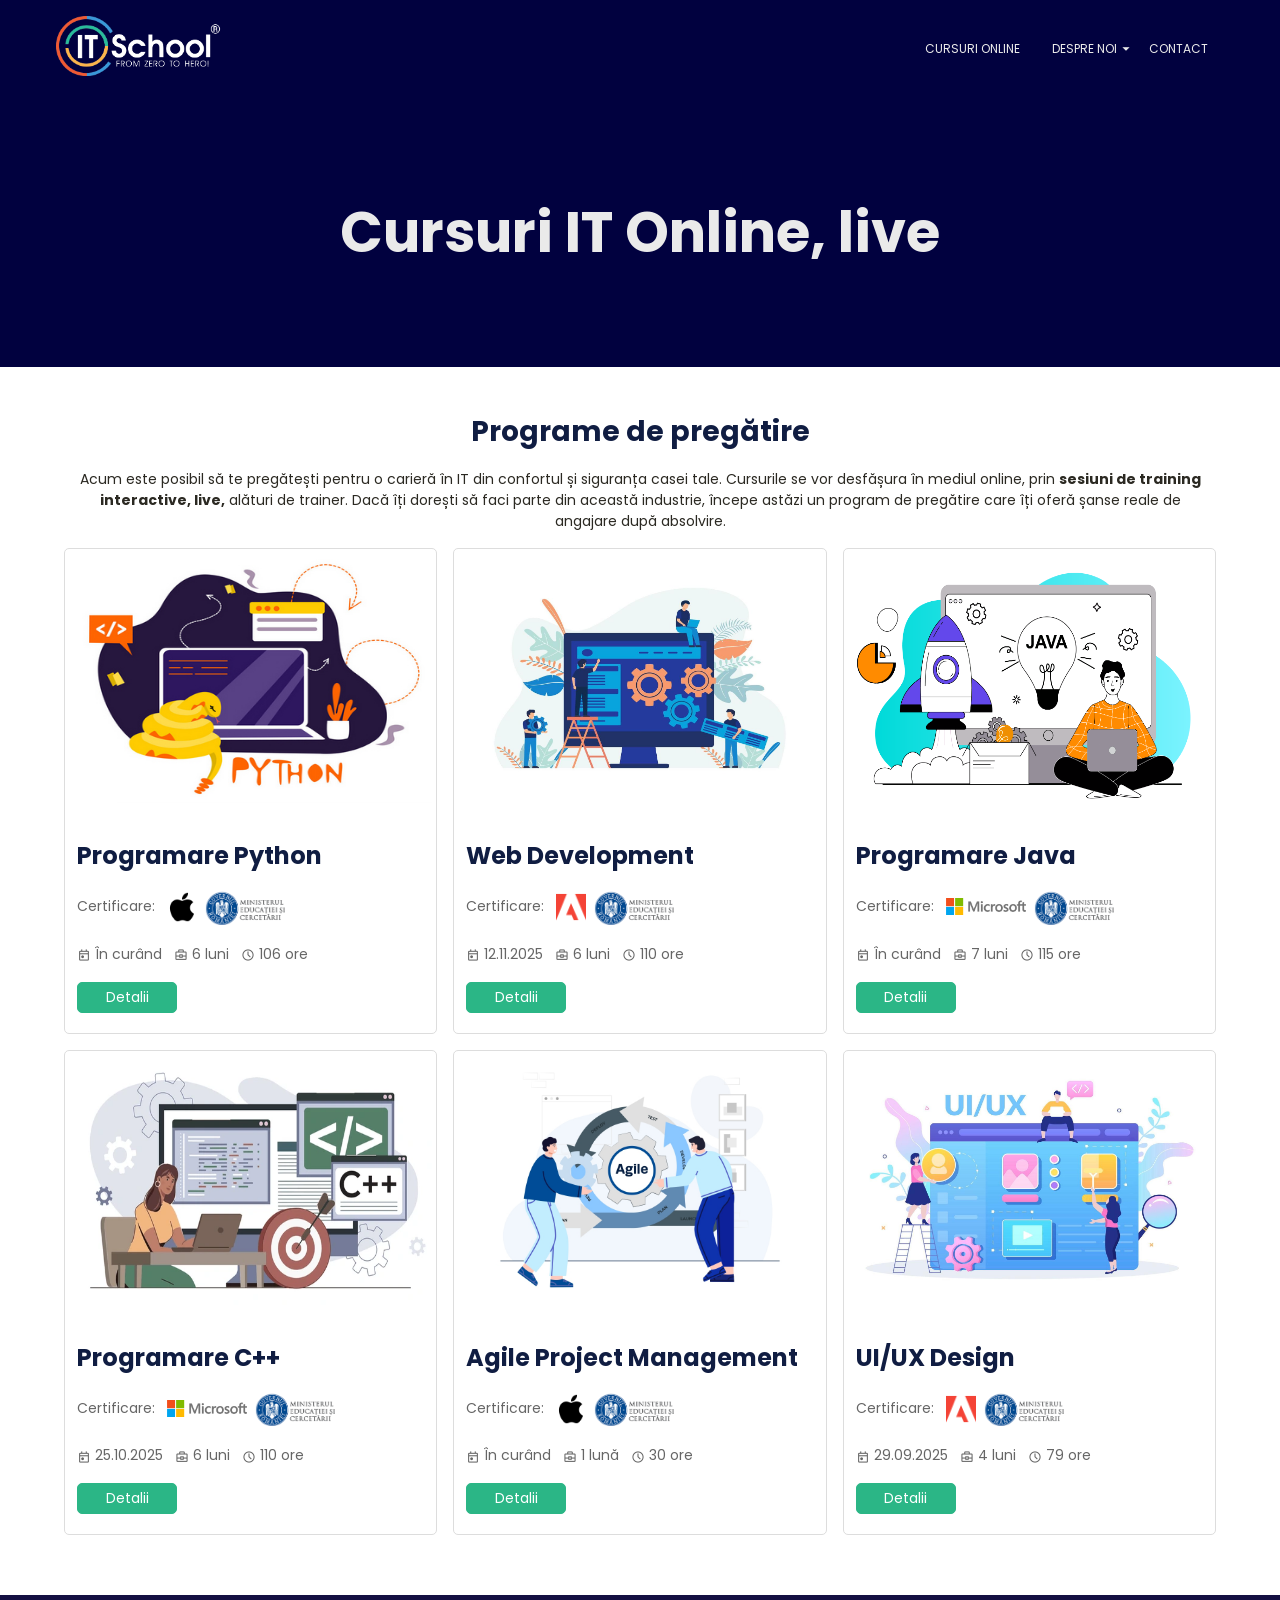
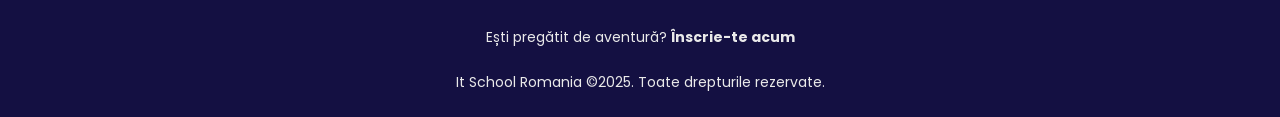
<file: pages/courses.html>
<!doctype html>
<html lang="en">
  <head>
    <meta charset="UTF-8" />
    <meta name="viewport" content="width=device-width, initial-scale=1.0" />
    <title>Cursuri</title>
    <!-- Adaugam meta tag-urile pentru SEO -->
    <meta
      name="description"
      content="Prima aplicatie de UI folosind doar HTML si CSS"
    />
    <link rel="icon" type="image/png" href="../img/itschool-icon.png"/>
    <link rel="preconnect" href="https://fonts.googleapis.com" />
    <link rel="preconnect" href="https://fonts.gstatic.com" crossorigin />
    <link
      href="https://fonts.googleapis.com/css2?family=Poppins:ital,wght@0,400;0,700;1,400&display=swap"
      rel="stylesheet"
    />
    <link
      href="https://fonts.googleapis.com/css2?family=Material+Symbols+Outlined:opsz,wght,FILL,GRAD@24,400,0,0"
      rel="stylesheet"
    />
    <link rel="stylesheet" href="../css/main.css" />
    <link rel="stylesheet" href="../css/courses.css" />
  </head>
  <body>
    <header>
      <nav>
        <div class="container">
          <a href="../index.html" class="logo-link">
            <img src="../img/itschool-logo.png" alt="ItSchool" />
          </a>
          <div class="menu-icon-container">
            <!-- Inseram iconita de meniu folosita la mobile + un checkbox folosit ca si hack de css sa aratam/ascundem meniul pe mobile -->
            <span class="material-symbols-outlined menu-icon"> menu </span>
            <input type="checkbox" />
            <ul>
              <li><a href="courses.html">Cursuri Online</a></li>
              <li class="about-us">
                <a href="about.html"
                  >Despre Noi
                  <span class="material-symbols-outlined arrow-down-icon">
                    arrow_drop_down
                  </span>
                </a>
                <!-- Inseram sub-meniul afisat la hover 'Despre Noi' -->
                <div class="submenu">
                  <a href="../index.html">HomePage</a>
                  <a href="about.html">Despre Noi</a>
                </div>
              </li>
              <li><a href="contact.html">Contact</a></li>
            </ul>
          </div>
        </div>
      </nav>
    </header>
    <!-- Sectiune welcome -->
    <main>
      <section class="welcome">
        <div class="container">
          <h1>Cursuri IT Online, live</h1>
        </div>
      </section>
      <!-- End Sectiune welcome -->
       <!-- Sectiune cursuri -->
      <section class="courses">
        <div class="container grid">
          <h2>Programe de pregătire</h2>
          <p class="main-paragraph">
            Acum este posibil să te pregătești pentru o carieră în IT din
            confortul și siguranța casei tale. Cursurile se vor desfășura în
            mediul online, prin
            <strong>sesiuni de training interactive, live,</strong> alături de
            trainer. Dacă îți dorești să faci parte din această industrie,
            începe astăzi un program de pregătire care îți oferă șanse reale de
            angajare după absolvire.
          </p>
          <div class="courses-container">
            <div class="course-wrapper">
              <div class="course">
                <img
                  src="../img/course-python.jpg"
                  alt="Python"
                  class="presentation-image"
                />
                <div class="content">
                  <h3>Programare Python</h3>
                  <p class="certification">
                    Certificare:
                    <img
                      src="../img/apple-black.png"
                      alt="Apple"
                      class="apple-logo"
                    />
                    <img
                      src="../img/minister-color.png"
                      alt="Ministerul Educatiei"
                      class="minister-color-logo"
                    />
                  </p>
                  <div class="details">
                    <span class="date">
                      <span class="material-symbols-outlined"> today </span>
                      <span>În curând</span>
                    </span>
                    <span class="duration-months">
                      <span class="material-symbols-outlined">
                        business_center
                      </span>
                      <span>6 luni</span>
                    </span>
                    <span class="duration-hours">
                      <span class="material-symbols-outlined"> schedule </span>
                      <span>106 ore</span>
                    </span>
                  </div>
                  <a href="courses/course-python.html">Detalii</a>
                </div>
              </div>
            </div>
            <div class="course-wrapper">
              <div class="course">
                <img
                  src="../img/course-web-dev.jpg"
                  alt="Web Dev"
                  class="presentation-image"
                />
                <div class="content">
                  <h3>Web Development</h3>
                  <p class="certification">
                    Certificare:
                    <img
                      src="../img/adobe-color.png"
                      alt="Adobe"
                      class="adobe-logo"
                    />
                    <img
                      src="../img/minister-color.png"
                      alt="Ministerul Educatiei"
                      class="minister-color-logo"
                    />
                  </p>
                  <div class="details">
                    <span class="date">
                      <span class="material-symbols-outlined"> today </span>
                      <span>12.11.2025</span>
                    </span>
                    <span class="duration-months">
                      <span class="material-symbols-outlined">
                        business_center
                      </span>
                      <span>6 luni</span>
                    </span>
                    <span class="duration-hours">
                      <span class="material-symbols-outlined"> schedule </span>
                      <span>110 ore</span>
                    </span>
                  </div>
                  <a href="courses/web-dev.html">Detalii</a>
                </div>
              </div>
            </div>
            <div class="course-wrapper">
              <div class="course">
                <img
                  src="../img/course-java.png"
                  alt="Java"
                  class="presentation-image"
                />
                <div class="content">
                  <h3>Programare Java</h3>
                  <p class="certification">
                    Certificare:
                    <img
                      src="../img/microsoft-color.png"
                      alt="Microsoft"
                      class="microsoft-logo"
                    />
                    <img
                      src="../img/minister-color.png"
                      alt="Ministerul Educatiei"
                      class="minister-color-logo"
                    />
                  </p>
                  <div class="details">
                    <span class="date">
                      <span class="material-symbols-outlined"> today </span>
                      <span>În curând</span>
                    </span>
                    <span class="duration-months">
                      <span class="material-symbols-outlined">
                        business_center
                      </span>
                      <span>7 luni</span>
                    </span>
                    <span class="duration-hours">
                      <span class="material-symbols-outlined"> schedule </span>
                      <span>115 ore</span>
                    </span>
                  </div>
                  <a href="courses/course-java.html">Detalii</a>
                </div>
              </div>
            </div>
            <div class="course-wrapper">
              <div class="course">
                <img
                  src="../img/course-c-plus-plus-page.webp"
                  alt="Programare C++"
                  class="presentation-image"
                />
                <div class="content">
                  <h3>Programare C++</h3>
                  <p class="certification">
                    Certificare:
                    <img
                      src="../img/microsoft-color.png"
                      alt="Microsoft"
                      class="microsoft-logo"
                    />
                    <img
                      src="../img/minister-color.png"
                      alt="Ministerul Educatiei"
                      class="minister-color-logo"
                    />
                  </p>
                  <div class="details">
                    <span class="date">
                      <span class="material-symbols-outlined"> today </span>
                      <span>25.10.2025</span>
                    </span>
                    <span class="duration-months">
                      <span class="material-symbols-outlined">
                        business_center
                      </span>
                      <span>6 luni</span>
                    </span>
                    <span class="duration-hours">
                      <span class="material-symbols-outlined"> schedule </span>
                      <span>110 ore</span>
                    </span>
                  </div>
                  <a href="courses/course-c-plus-plus.html">Detalii</a>
                </div>
              </div>
            </div>
            <div class="course-wrapper">
              <div class="course">
                <img
                  src="../img/course-agile-page.jpg"
                  alt="Agile Project Management"
                  class="presentation-image"
                />
                <div class="content">
                  <h3>Agile Project Management</h3>
                  <p class="certification">
                    Certificare:
                    <img
                      src="../img/apple-black.png"
                      alt="Apple"
                      class="apple-logo"
                    />
                    <img
                      src="../img/minister-color.png"
                      alt="Ministerul Educatiei"
                      class="minister-color-logo"
                    />
                  </p>
                  <div class="details">
                    <span class="date">
                      <span class="material-symbols-outlined"> today </span>
                      <span>În curând</span>
                    </span>
                    <span class="duration-months">
                      <span class="material-symbols-outlined">
                        business_center
                      </span>
                      <span>1 lună</span>
                    </span>
                    <span class="duration-hours">
                      <span class="material-symbols-outlined"> schedule </span>
                      <span>30 ore</span>
                    </span>
                  </div>
                  <a href="courses/agile.html">Detalii</a>
                </div>
              </div>
            </div>
            <div class="course-wrapper">
              <div class="course">
                <img
                  src="../img/course-ui-ux-design-page.jpg"
                  alt="UI/UX Design"
                  class="presentation-image"
                />
                <div class="content">
                  <h3>UI/UX Design</h3>
                  <p class="certification">
                    Certificare:
                    <img
                      src="../img/adobe-color.png"
                      alt="Adobe"
                      class="adobe-logo"
                    />
                    <img
                      src="../img/minister-color.png"
                      alt="Ministerul Educatiei"
                      class="minister-color-logo"
                    />
                  </p>
                  <div class="details">
                    <span class="date">
                      <span class="material-symbols-outlined"> today </span>
                      <span>29.09.2025</span>
                    </span>
                    <span class="duration-months">
                      <span class="material-symbols-outlined">
                        business_center
                      </span>
                      <span>4 luni</span>
                    </span>
                    <span class="duration-hours">
                      <span class="material-symbols-outlined"> schedule </span>
                      <span>79 ore</span>
                    </span>
                  </div>
                  <a href="courses/ui-ux-design.html">Detalii</a>
                </div>
              </div>
            </div>
          </div>
        </div>
      </section>
      <!-- End Sectiune cursuri -->
    </main>
    <footer>
      <div class="container">
        <p>
          <a href="contact.html"
            >Ești pregătit de aventură? <strong>Înscrie-te acum</strong></a
          >
        </p>
        <p>It School Romania ©2025. Toate drepturile rezervate.</p>
      </div>
    </footer>
  </body>
</html>
</file>
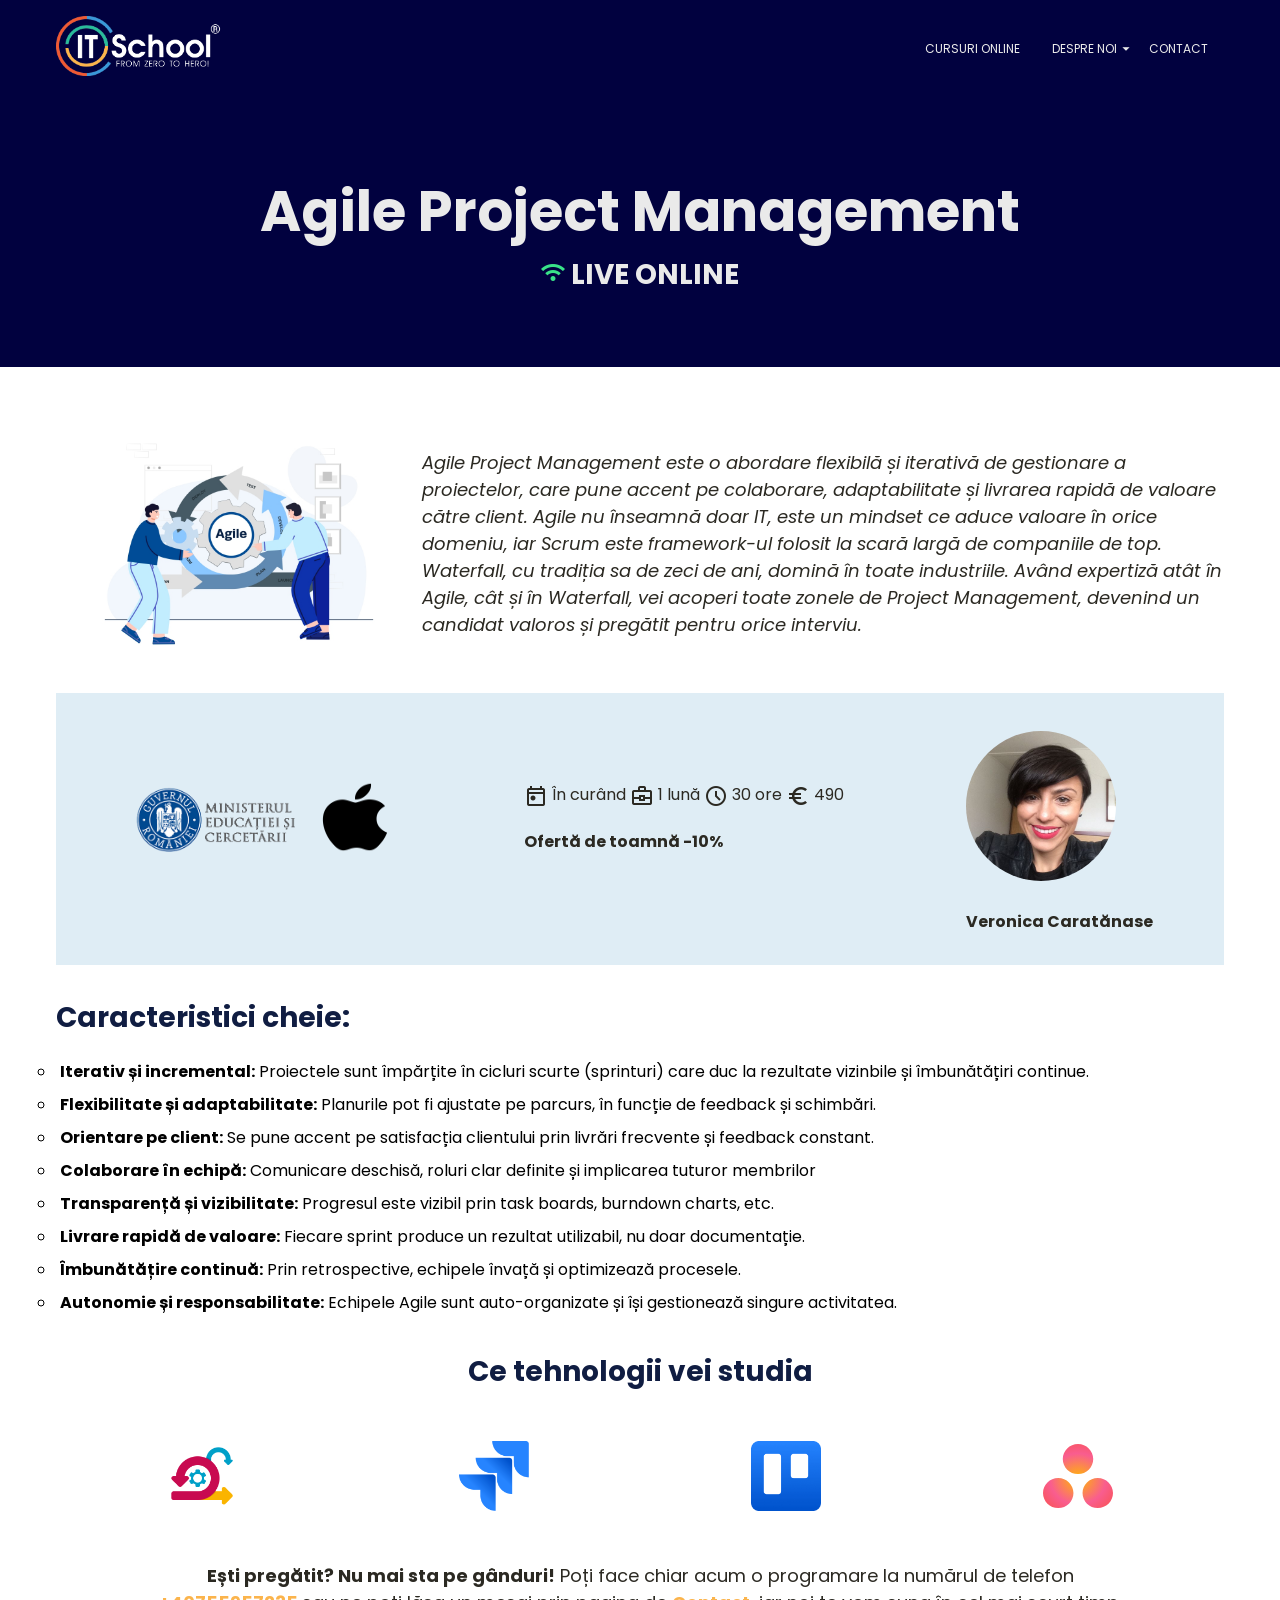
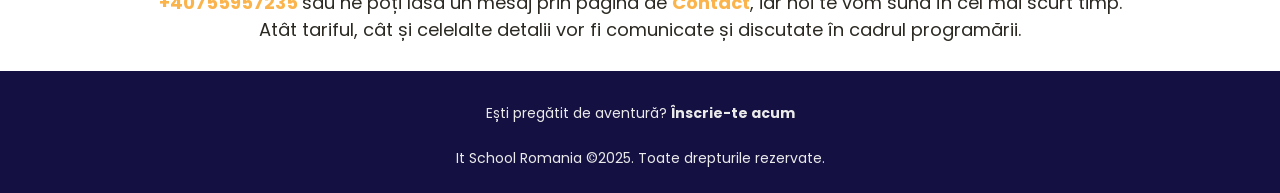
<file: pages/courses/agile.html>
<!doctype html>
<html lang="en">
  <head>
    <meta charset="UTF-8" />
    <meta name="viewport" content="width=device-width, initial-scale=1.0" />
    <title>Agile Project Management</title>
    <!-- Adaugam meta tag-urile pentru SEO -->
    <meta
      name="description"
      content="Prima aplicatie de UI folosind doar HTML si CSS"
    />
    <link rel="icon" type="image/png" href="../../img/itschool-icon.png"/>
    <link rel="preconnect" href="https://fonts.googleapis.com" />
    <link rel="preconnect" href="https://fonts.gstatic.com" crossorigin />
    <link
      href="https://fonts.googleapis.com/css2?family=Poppins:ital,wght@0,400;0,700;1,400&display=swap"
      rel="stylesheet"
    />
    <link
      href="https://fonts.googleapis.com/css2?family=Material+Symbols+Outlined:opsz,wght,FILL,GRAD@24,400,0,0"
      rel="stylesheet"
    />
    <link rel="stylesheet" href="../../css/main.css" />
    <link rel="stylesheet" href="../../css/course-detail.css" />
  </head>
  <body>
    <header>
      <nav>
        <div class="container">
          <a href="../../index.html" class="logo-link">
            <img src="../../img/itschool-logo.png" alt="ItSchool" />
          </a>
          <div class="menu-icon-container">
            <!-- Inseram iconita de meniu folosita la mobile + un checkbox folosit ca si hack de css sa aratam/ascundem meniul pe mobile -->
            <span class="material-symbols-outlined menu-icon"> menu </span>
            <input type="checkbox" />
            <ul>
              <li><a href="../courses.html">Cursuri Online</a></li>
              <li class="about-us">
                <a href="../about.html"
                  >Despre Noi
                  <span class="material-symbols-outlined arrow-down-icon">
                    arrow_drop_down
                  </span>
                </a>
                <!-- Inseram sub-meniul afisat la hover 'Despre Noi' -->
                <div class="submenu">
                  <a href="../../index.html">HomePage</a>
                  <a href="../about.html">Despre Noi</a>
                </div>
              </li>
              <li><a href="../contact.html">Contact</a></li>
            </ul>
          </div>
        </div>
      </nav>
    </header>
    <main>
      <!-- Sectiune welcome -->
      <section class="welcome">
        <div class="container">
          <h1>Agile Project Management</h1>
          <h2>
            <span class="material-symbols-outlined"> wifi </span>
            LIVE ONLINE
          </h2>
        </div>
      </section>
      <!-- End Sectiune welcome -->
      <!-- Sectiune detalii curs-->
      <section class="course-details">
        <div class="container">
          <div class="course-content">
            <div class="description">
              <img
                src="../../img/course-agile-page.jpg"
                alt="Agile"
                class="course-img"
              />
              <p>
                <i>
                  Agile Project Management este o abordare flexibilă și
                  iterativă de gestionare a proiectelor, care pune accent pe
                  colaborare, adaptabilitate și livrarea rapidă de valoare către
                  client. Agile nu înseamnă doar IT, este un mindset ce aduce
                  valoare în orice domeniu, iar Scrum este framework-ul folosit
                  la scară largă de companiile de top. Waterfall, cu tradiția sa
                  de zeci de ani, domină în toate industriile. Având expertiză
                  atât în Agile, cât și în Waterfall, vei acoperi toate zonele
                  de Project Management, devenind un candidat valoros și
                  pregătit pentru orice interviu.</i
                >
              </p>
            </div>
            <div class="card">
              <div class="certification">
                <img
                  src="../../img/minister-color.png"
                  alt="Ministerul Educatiei"
                  class="minister-color-logo"
                />
                <img
                  src="../../img/apple-black.png"
                  alt="Apple"
                  class="apple-logo"
                />
              </div>
              <div class="details">
                <span class="date">
                  <span class="material-symbols-outlined"> today </span>
                  <span>În curând</span>
                </span>
                <span class="duration-months">
                  <span class="material-symbols-outlined">
                    business_center
                  </span>
                  <span>1 lună</span>
                </span>
                <span class="duration-hours">
                  <span class="material-symbols-outlined"> schedule </span>
                  <span>30 ore</span>
                </span>
                <span class="price">
                  <span class="material-symbols-outlined"> euro_symbol </span>
                  <span>490</span>
                </span>
                <h4>Ofertă de toamnă -10%</h4>
              </div>
              <div class="trainer">
                <img src="../../img/veronica.jpeg" alt="Veronica Caratănase" />
                <h4>Veronica Caratănase</h4>
              </div>
            </div>

            <div class="course-list">
              <h2>Caracteristici cheie:</h2>
              <ul>
                <li>
                  <strong>Iterativ și incremental:</strong> Proiectele sunt
                  împărțite în cicluri scurte (sprinturi) care duc la rezultate
                  vizinbile și îmbunătățiri continue.
                </li>
                <li>
                  <strong>Flexibilitate și adaptabilitate:</strong> Planurile
                  pot fi ajustate pe parcurs, în funcție de feedback și
                  schimbări.
                </li>
                <li>
                  <strong>Orientare pe client:</strong> Se pune accent pe
                  satisfacția clientului prin livrări frecvente și feedback
                  constant.
                </li>
                <li>
                  <strong>Colaborare în echipă:</strong> Comunicare deschisă,
                  roluri clar definite și implicarea tuturor membrilor
                </li>
                <li>
                  <strong>Transparență și vizibilitate:</strong> Progresul este
                  vizibil prin task boards, burndown charts, etc.
                </li>
                <li>
                  <strong>Livrare rapidă de valoare:</strong> Fiecare sprint
                  produce un rezultat utilizabil, nu doar documentație.
                </li>
                <li>
                  <strong>Îmbunătățire continuă:</strong> Prin retrospective,
                  echipele învață și optimizează procesele.
                </li>
                <li>
                  <strong>Autonomie și responsabilitate:</strong> Echipele Agile
                  sunt auto-organizate și își gestionează singure activitatea.
                </li>
              </ul>
            </div>
          </div>
        </div>
      </section>
      <!-- End sectiune detalii curs -->
      <!-- Sectiune tehnologii -->
      <section class="technologies">
        <div class="container">
          <h2>Ce tehnologii vei studia</h2>
          <div class="technologies-container">
            <div class="image-wrapper">
              <a href="https://www.scrum.org/" target="_blank"
                ><img src="../../img/scrum-logo.png" alt="Scrum"
              /></a>
            </div>

            <div class="image-wrapper">
              <a href="https://www.atlassian.com/software/jira" target="_blank"
                ><img src="../../img/jira-logo.png" alt="Jira"
              /></a>
            </div>

            <div class="image-wrapper">
              <a href="https://trello.com/" target="_blank"
                ><img src="../../img/trello-logo.png" alt="Trello"
              /></a>
            </div>

            <div class="image-wrapper">
              <a href="https://asana.com/" target="_blank"
                ><img src="../../img/asana-logo.svg" alt="Asana"
              /></a>
            </div>
          </div>
        </div>
      </section>
      <!-- End Sectiune tehnologii -->
      <!-- Sectiune inscriere -->
      <section class="enrollment">
        <p>
          <strong>Ești pregătit? Nu mai sta pe gânduri!</strong> Poți face chiar
          acum o programare la numărul de telefon
          <strong
            ><a class="phone-number" href="tel:00755957235"
              >+40755957235</a
            > </strong
          >sau ne poți lăsa un mesaj prin pagina de
          <strong
            ><a class="phone-number" href="../contact.html">Contact</a></strong
          >, iar noi te vom suna în cel mai scurt timp. Atât tariful, cât și
          celelalte detalii vor fi comunicate și discutate în cadrul
          programării.
        </p>
      </section>
      <!-- End Sectiune inscriere -->
    </main>
    <footer>
      <div class="container">
        <p>
          <a href="./pages/contact.html"
            >Ești pregătit de aventură? <strong>Înscrie-te acum</strong></a
          >
        </p>
        <p>It School Romania ©2025. Toate drepturile rezervate.</p>
      </div>
    </footer>
  </body>
</html>
</file>
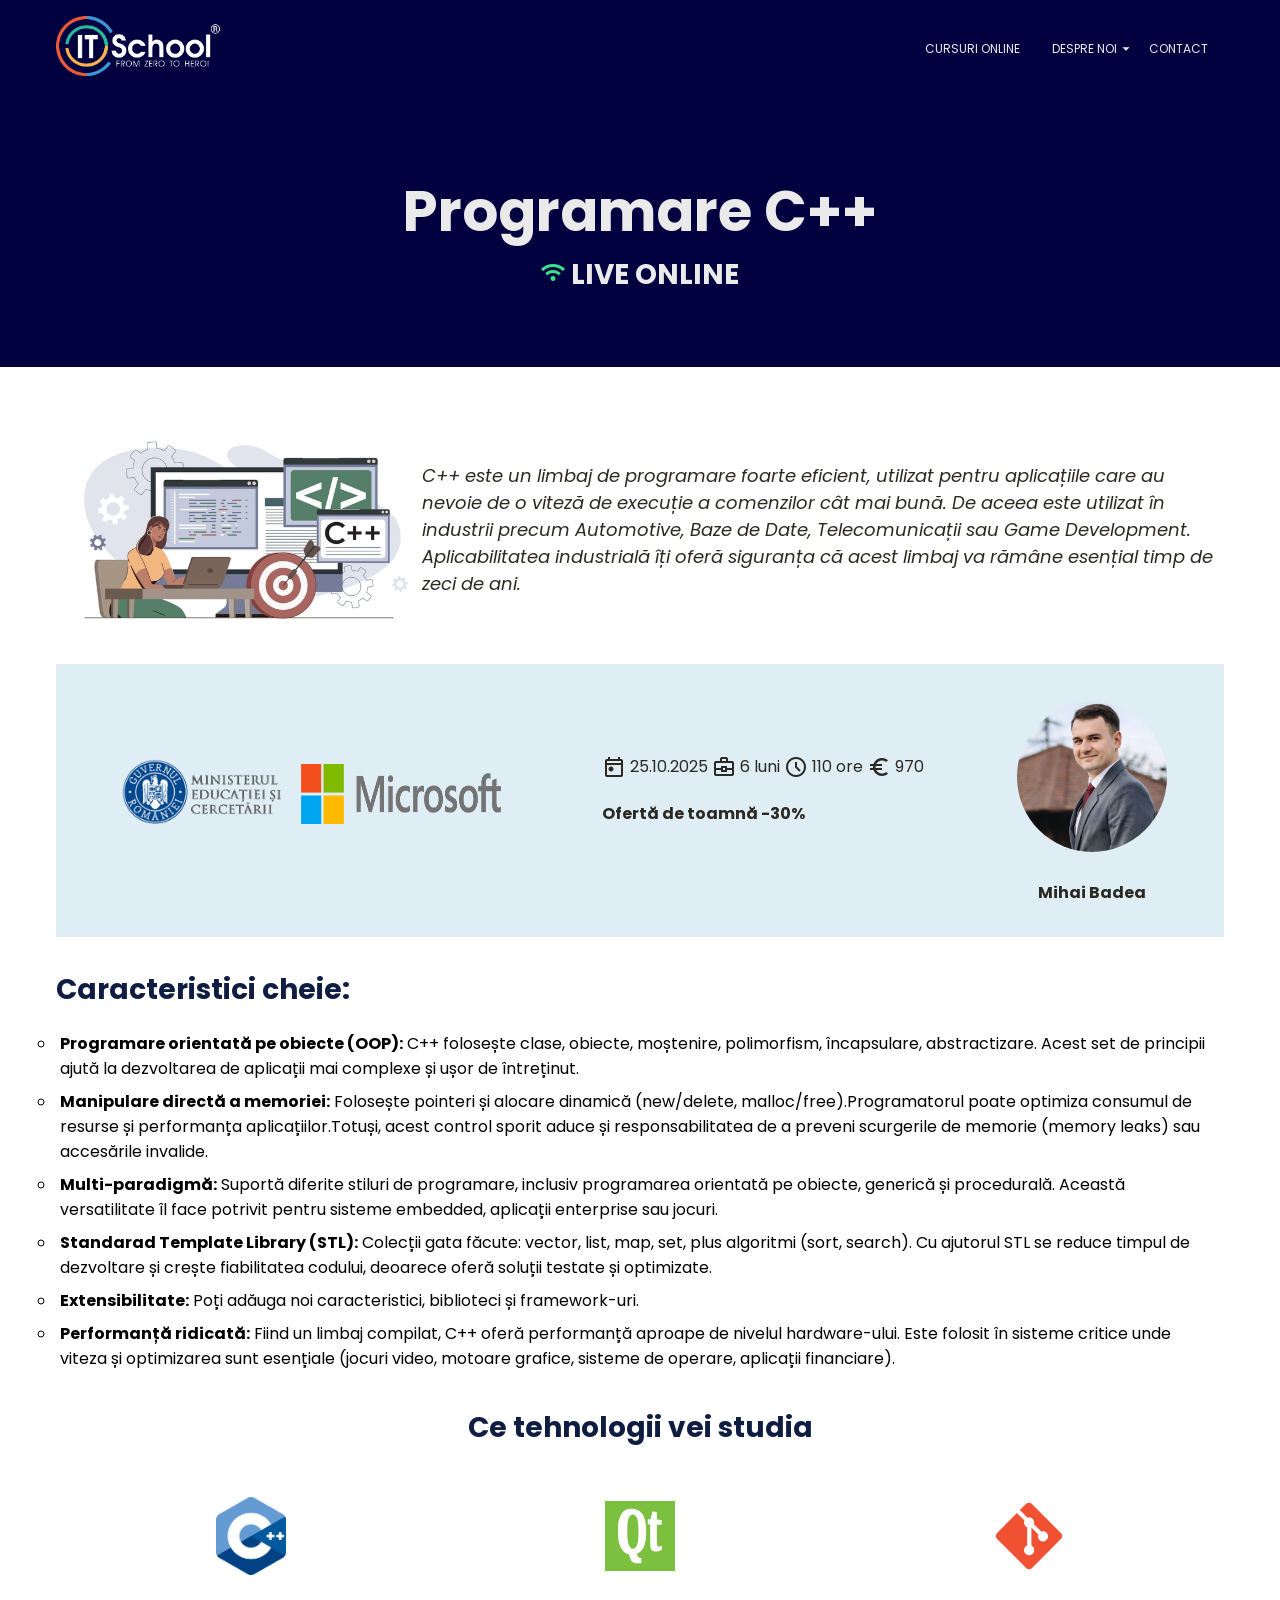
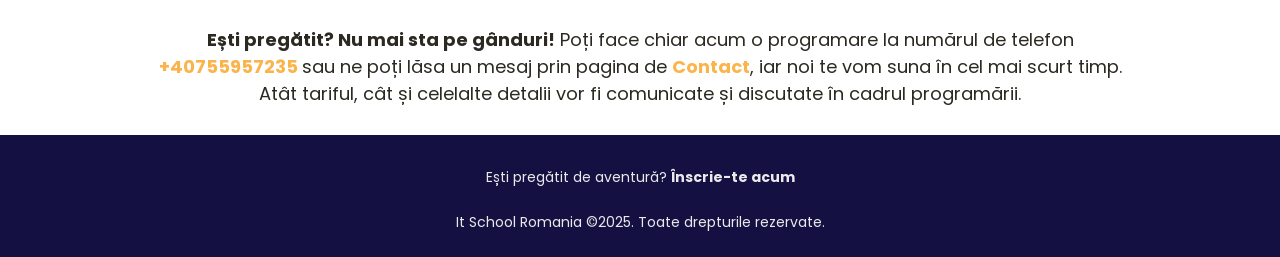
<file: pages/courses/course-c-plus-plus.html>
<!DOCTYPE html>
<html lang="en">
  <head>
    <meta charset="UTF-8" />
    <meta name="viewport" content="width=device-width, initial-scale=1.0" />
    <title>Programare C++</title>
    <!-- Adaugam meta tag-urile pentru SEO -->
    <meta
      name="description"
      content="Prima aplicatie de UI folosind doar HTML si CSS"
    />
    <link rel="preconnect" href="https://fonts.googleapis.com" />
    <link rel="preconnect" href="https://fonts.gstatic.com" crossorigin />
    <link
      href="https://fonts.googleapis.com/css2?family=Poppins:ital,wght@0,400;0,700;1,400&display=swap"
      rel="stylesheet"
    />
    <link
      href="https://fonts.googleapis.com/css2?family=Material+Symbols+Outlined:opsz,wght,FILL,GRAD@24,400,0,0"
      rel="stylesheet"
    />
    <link rel="icon" type="image/png" href="../../img/itschool-icon.png"/>
    <link rel="stylesheet" href="../../css/main.css" />
    <link rel="stylesheet" href="../../css/course-detail.css" />
  </head>
  <body>
    <header>
      <nav>
        <div class="container">
          <a href="../../index.html" class="logo-link">
            <img src="../../img/itschool-logo.png" alt="ItSchool" />
          </a>
          <div class="menu-icon-container">
            <!-- Inseram iconita de meniu folosita la mobile + un checkbox folosit ca si hack de css sa aratam/ascundem meniul pe mobile -->
            <span class="material-symbols-outlined menu-icon"> menu </span>
            <input type="checkbox" />
            <ul>
              <li><a href="../courses.html">Cursuri Online</a></li>
              <li class="about-us">
                <a href="../about.html"
                  >Despre Noi
                  <span class="material-symbols-outlined arrow-down-icon">
                    arrow_drop_down
                  </span>
                </a>
                <!-- Inseram sub-meniul afisat la hover 'Despre Noi' -->
                <div class="submenu">
                  <a href="../../index.html">HomePage</a>
                  <a href="../about.html">Despre Noi</a>
                </div>
              </li>
              <li><a href="../contact.html">Contact</a></li>
            </ul>
          </div>
        </div>
      </nav>
    </header>
    <main>
      <!-- Sectiune welcome -->
      <section class="welcome">
        <div class="container">
          <h1>Programare C++</h1>
          <h2>
            <span class="material-symbols-outlined"> wifi </span>
            LIVE ONLINE
          </h2>
        </div>
      </section>
      <!-- End Sectiune welcome -->
      <!-- Sectiune detalii curs-->
      <section class="course-details">
        <div class="container">
          <div class="course-content">
            <div class="description">
              <img
                src="../../img/course-c-plus-plus-page.webp"
                alt="C++"
                class="course-img"
              />
              <p>
                <i>
                  C++ este un limbaj de programare foarte eficient, utilizat
                pentru aplicațiile care au nevoie de o viteză de execuție a
                comenzilor cât mai bună. De aceea este utilizat în industrii
                precum Automotive, Baze de Date, Telecomunicații sau Game
                Development. Aplicabilitatea industrială îți oferă siguranța că
                acest limbaj va rămâne esențial timp de zeci de ani.</i
                >
              </p>
            </div>
            <div class="card">
              <div class="certification">
                <img
                  src="../../img/minister-color.png"
                  alt="Ministerul Educatiei"
                  class="minister-color-logo"
                />
                <img
                  src="../../img/microsoft-color.png"
                  alt="Microsoft"
                  class="microsoft-logo"
                />
              </div>
              <div class="details">
                <span class="date">
                  <span class="material-symbols-outlined"> today </span>
                  <span>25.10.2025</span>
                </span>
                <span class="duration-months">
                  <span class="material-symbols-outlined">
                    business_center
                  </span>
                  <span>6 luni</span>
                </span>
                <span class="duration-hours">
                  <span class="material-symbols-outlined"> schedule </span>
                  <span>110 ore</span>
                </span>
                <span class="price">
                  <span class="material-symbols-outlined"> euro_symbol </span>
                  <span>970</span>
                </span>
                <h4>Ofertă de toamnă -30%</h4>
              </div>
              <div class="trainer">
                <img src="../../img/mihai.png" alt="Mihai Badea" />
                <h4>Mihai Badea</h4>
              </div>
            </div>

            <div class="course-list">
              <h2>Caracteristici cheie:</h2>
              <ul>
              <li>
                <strong>Programare orientată pe obiecte (OOP):</strong> C++
                folosește clase, obiecte, moștenire, polimorfism, încapsulare,
                abstractizare. Acest set de principii ajută la dezvoltarea de
                aplicații mai complexe și ușor de întreținut.
              </li>
              <li>
                <strong>Manipulare directă a memoriei:</strong> Folosește
                pointeri și alocare dinamică (new/delete,
                malloc/free).Programatorul poate optimiza consumul de resurse și
                performanța aplicațiilor.Totuși, acest control sporit aduce și
                responsabilitatea de a preveni scurgerile de memorie (memory
                leaks) sau accesările invalide.
              </li>
              <li>
                <strong>Multi-paradigmă:</strong> Suportă diferite stiluri de
                programare, inclusiv programarea orientată pe obiecte, generică
                și procedurală. Această versatilitate îl face potrivit pentru
                sisteme embedded, aplicații enterprise sau jocuri.
              </li>
              <li>
                <strong>Standarad Template Library (STL):</strong> Colecții gata
                făcute: vector, list, map, set, plus algoritmi (sort, search).
                Cu ajutorul STL se reduce timpul de dezvoltare și crește
                fiabilitatea codului, deoarece oferă soluții testate și
                optimizate.
              </li>
              <li>
                <strong>Extensibilitate:</strong> Poți adăuga noi
                caracteristici, biblioteci și framework-uri.
              </li>
              <li>
                <strong>Performanță ridicată:</strong> Fiind un limbaj compilat,
                C++ oferă performanță aproape de nivelul hardware-ului. Este
                folosit în sisteme critice unde viteza și optimizarea sunt
                esențiale (jocuri video, motoare grafice, sisteme de operare,
                aplicații financiare).
              </li>
            </ul>
            </div>
          </div>
        </div>
      </section>
      <!-- End sectiune detalii curs -->
      <!-- Sectiune tehnologii -->
      <section class="technologies">
        <div class="container">
          <h2>Ce tehnologii vei studia</h2>
          <div class="technologies-container">
            <div class="image-wrapper">
              <a href="https://www.w3schools.com/cpp/" target="_blank"
                ><img src="../../img/c-plus-plus-logo.png" alt="C++"
              /></a>
            </div>

            <div class="image-wrapper">
              <a href="https://www.qt.io/" target="_blank"
                ><img src="../../img/qt-logo.svg" alt="QT"
              /></a>
            </div>

            <div class="image-wrapper">
              <a href="https://git-scm.com/" target="_blank"
                ><img src="../../img/git-logo.svg" alt="Git"
              /></a>
            </div>

          </div>
        </div>
      </section>
      <!-- End Sectiune tehnologii -->
      <!-- Sectiune inscriere -->
      <section class="enrollment">
        <p>
          <strong>Ești pregătit? Nu mai sta pe gânduri!</strong> Poți face chiar
          acum o programare la numărul de telefon
          <strong
            ><a class="phone-number" href="tel:00755957235"
              >+40755957235</a
            > </strong
          >sau ne poți lăsa un mesaj prin pagina de
          <strong
            ><a class="phone-number" href="../contact.html">Contact</a></strong
          >, iar noi te vom suna în cel mai scurt timp. Atât tariful, cât și
          celelalte detalii vor fi comunicate și discutate în cadrul
          programării.
        </p>
      </section>
      <!-- End Sectiune inscriere -->
      </div>
    </main>
    <footer>
      <div class="container">
        <p>
          <a href="./pages/contact.html"
            >Ești pregătit de aventură? <strong>Înscrie-te acum</strong></a
          >
        </p>
        <p>It School Romania ©2025. Toate drepturile rezervate.</p>
      </div>
    </footer>
  </body>
</html>
</file>
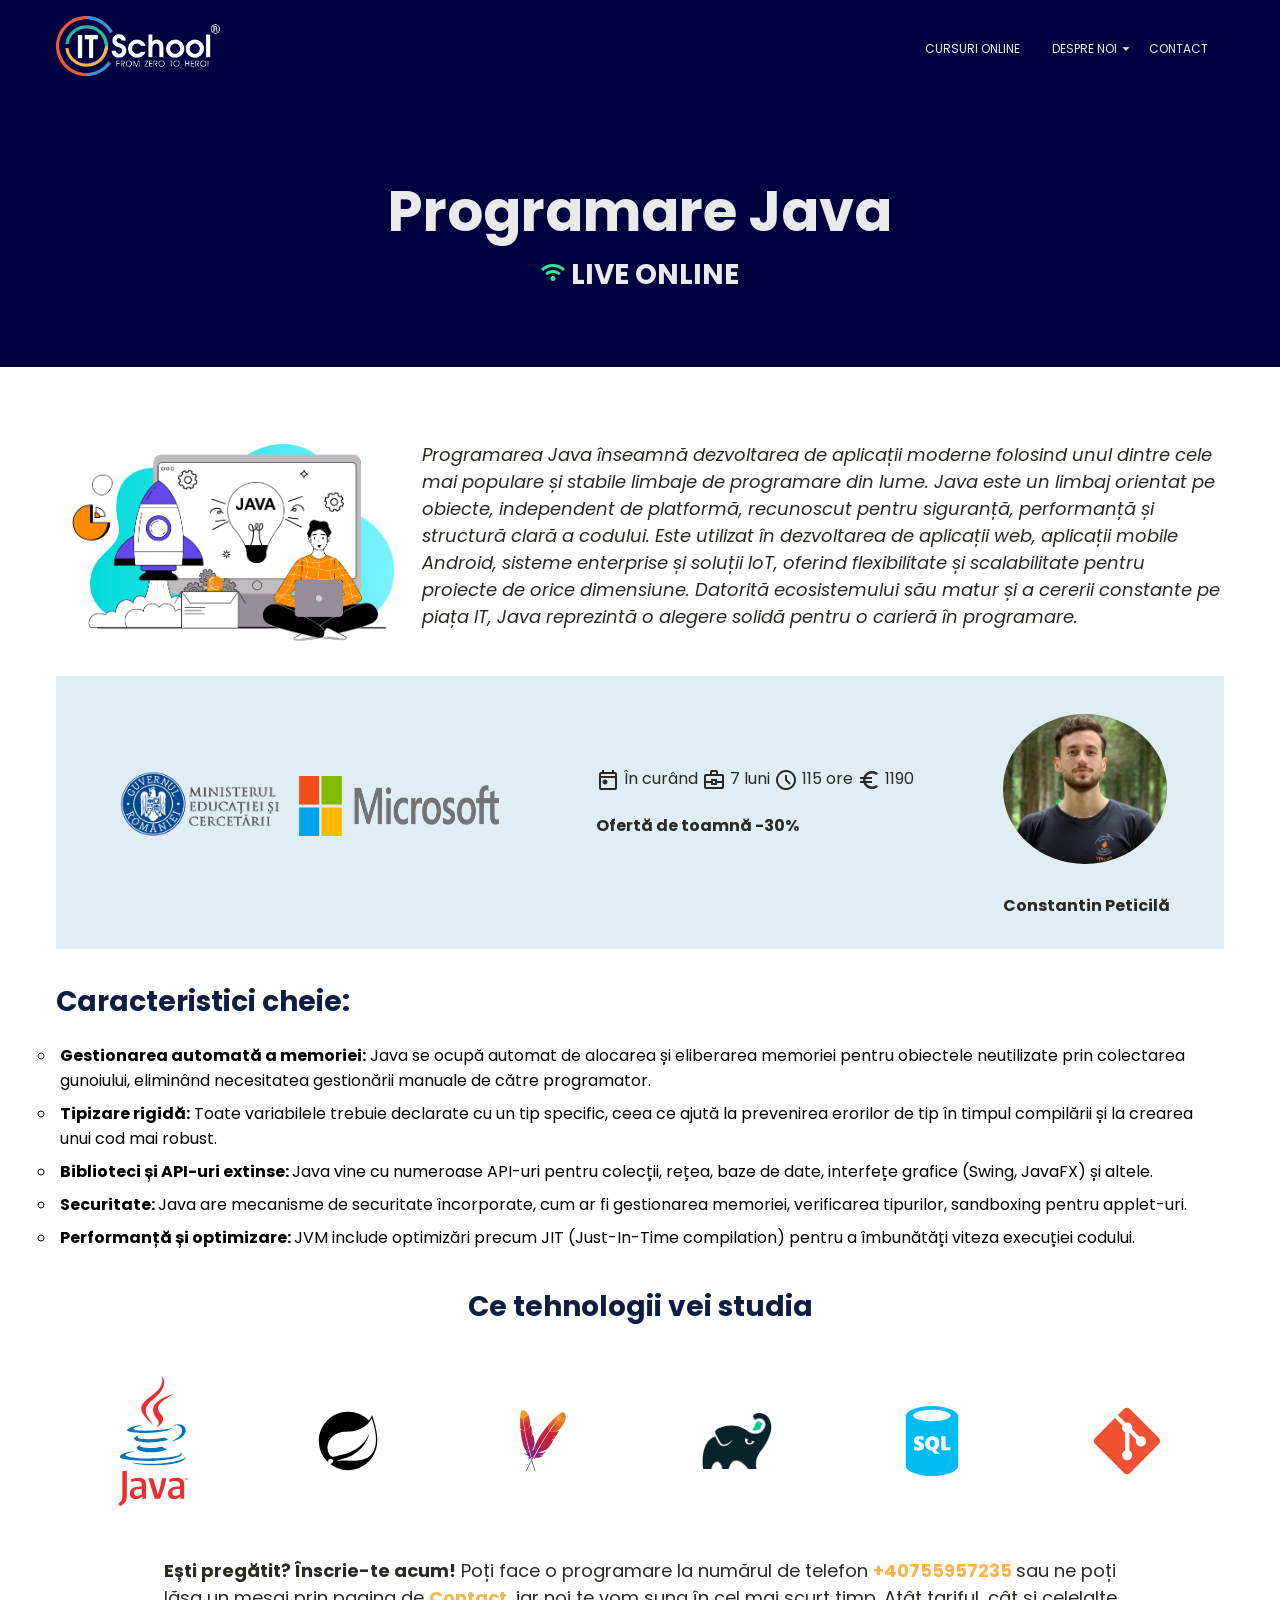
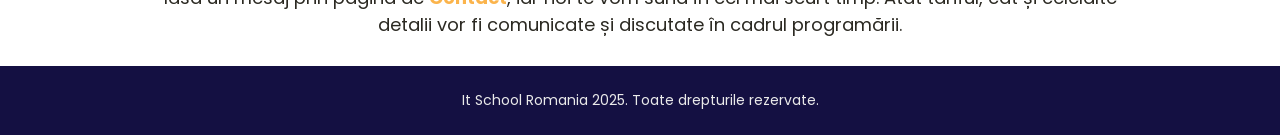
<file: pages/courses/course-java.html>
<!DOCTYPE html>
<html lang="en">
  <head>
    <meta charset="UTF-8" />
    <meta name="viewport" content="width=device-width, initial-scale=1.0" />
    <title>Java</title>
    <!-- Adaugam meta tag-urile pentru SEO -->
    <meta
      name="description"
      content="Prima aplicatie de UI folosind doar HTML si CSS"
    />
    <link rel="icon" type="image/png" href="../../img/itschool-icon.png"/>
    <link rel="preconnect" href="https://fonts.googleapis.com" />
    <link rel="preconnect" href="https://fonts.gstatic.com" crossorigin />
    <link
      href="https://fonts.googleapis.com/css2?family=Poppins:ital,wght@0,400;0,700;1,400&display=swap"
      rel="stylesheet"
    />
    <link
      href="https://fonts.googleapis.com/css2?family=Material+Symbols+Outlined:opsz,wght,FILL,GRAD@24,400,0,0"
      rel="stylesheet"
    />
    <link rel="stylesheet" href="../../css/main.css" />
    <link rel="stylesheet" href="../../css/course-detail.css" />
  </head>
  <body>
    <header>
      <nav>
        <div class="container">
          <a href="../../index.html" class="logo-link">
            <img src="../../img/itschool-logo.png" alt="ItSchool" />
          </a>
          <div class="menu-icon-container">
            <!-- Inseram iconita de meniu folosita la mobile + un checkbox folosit ca si hack de css sa aratam/ascundem meniul pe mobile -->
            <span class="material-symbols-outlined menu-icon"> menu </span>
            <input type="checkbox" />
            <ul>
              <li><a href="../courses.html">Cursuri Online</a></li>
              <li class="about-us">
                <a href="../about.html"
                  >Despre Noi
                  <span class="material-symbols-outlined arrow-down-icon">
                    arrow_drop_down
                  </span>
                </a>
                <!-- Inseram sub-meniul afisat la hover 'Despre Noi' -->
                <div class="submenu">
                  <a href="../../index.html">HomePage</a>
                  <a href="../about.html">Despre Noi</a>
                </div>
              </li>
              <li><a href="../contact.html">Contact</a></li>
            </ul>
          </div>
        </div>
      </nav>
    </header>
    <main>
      <!-- Sectiune welcome -->
      <section class="welcome">
        <div class="container">
          <h1>Programare Java</h1>
          <h2>
            <span class="material-symbols-outlined"> wifi </span>
            LIVE ONLINE
          </h2>
        </div>
      </section>
      <!-- End Sectiune welcome -->
      <!-- Sectiune detalii curs-->
      <section class="course-details">
        <div class="container">
          <div class="course-content">
            <div class="description">
              <img
                src="../../img/course-java.png"
                alt="Java"
                class="course-img"
              />
              <p>
                <i>
                  Programarea Java înseamnă dezvoltarea de aplicații moderne folosind unul dintre cele mai populare și stabile limbaje de programare din lume. Java este un limbaj orientat pe obiecte, independent de platformă, recunoscut pentru siguranță, performanță și structură clară a codului. Este utilizat în dezvoltarea de aplicații web, aplicații mobile Android, sisteme enterprise și soluții IoT, oferind flexibilitate și scalabilitate pentru proiecte de orice dimensiune. Datorită ecosistemului său matur și a cererii constante pe piața IT, Java reprezintă o alegere solidă pentru o carieră în programare.</i
                >
              </p>
            </div>
            <div class="card">
              <div class="certification">
                <img
                  src="../../img/minister-color.png"
                  alt="Ministerul Educatiei"
                  class="minister-color-logo"
                />
                <img
                  src="../../img/microsoft-color.png"
                  alt="Microsoft"
                  class="microsoft-logo"
                />
              </div>
              <div class="details">
                <span class="date">
                  <span class="material-symbols-outlined"> today </span>
                  <span>În curând</span>
                </span>
                <span class="duration-months">
                  <span class="material-symbols-outlined">
                    business_center
                  </span>
                  <span>7 luni</span>
                </span>
                <span class="duration-hours">
                  <span class="material-symbols-outlined"> schedule </span>
                  <span>115 ore</span>
                </span>
                <span class="price">
                  <span class="material-symbols-outlined"> euro_symbol </span>
                  <span>1190</span>
                </span>
                <h4>Ofertă de toamnă -30%</h4>
              </div>
              <div class="trainer">
                <img src="../../img/costi.png" alt="Constantin Peticilă" />
                <h4>Constantin Peticilă</h4>
              </div>
            </div>

            <div class="course-list">
              <h2>Caracteristici cheie:</h2>
              <ul>
              <li>
                <strong>Gestionarea automată a memoriei:</strong> Java se ocupă
                automat de alocarea și eliberarea memoriei pentru obiectele
                neutilizate prin colectarea gunoiului, eliminând necesitatea
                gestionării manuale de către programator.
              </li>
              <li>
                <strong>Tipizare rigidă:</strong> Toate variabilele trebuie
                declarate cu un tip specific, ceea ce ajută la prevenirea
                erorilor de tip în timpul compilării și la crearea unui cod mai
                robust.
              </li>
              <li>
                <strong>Biblioteci și API-uri extinse: </strong>Java vine cu
                numeroase API-uri pentru colecții, rețea, baze de date,
                interfețe grafice (Swing, JavaFX) și altele.
              </li>
              <li>
                <strong>Securitate: </strong>Java are mecanisme de securitate
                încorporate, cum ar fi gestionarea memoriei, verificarea
                tipurilor, sandboxing pentru applet-uri.
              </li>
              <li>
                <strong>Performanță și optimizare: </strong>JVM include
                optimizări precum JIT (Just-In-Time compilation) pentru a
                îmbunătăți viteza execuției codului.
              </li>
            </ul>
            </div>
          </div>
        </div>
      </section>
      <!-- End sectiune detalii curs -->
       <!-- Sectiune tehnologii -->
      <section class="technologies">
        <div class="container">
          <h2>Ce tehnologii vei studia</h2>
          <div class="technologies-container">
            <div class="image-wrapper">
              <a href="https://www.java.com/en/" target="_blank"
                ><img src="../../img/java-logo.svg" alt="Java"
              /></a>
            </div>

            <div class="image-wrapper">
              <a href="https://spring.io/projects/spring-boot" target="_blank"
                ><img src="../../img/spring-boot-logo.svg" alt="Spring Boot"
              /></a>
            </div>

            <div class="image-wrapper">
              <a
                href="https://maven.apache.org/"
                target="_blank"
                ><img src="../../img/maven-logo.svg" alt="Maven"
              /></a>
            </div>

            <div class="image-wrapper">
              <a href="https://gradle.org/" target="_blank"
                ><img src="../../img/gradle-logo.png" alt="Gradle"
              /></a>
            </div>

            <div class="image-wrapper">
              <a
                href="https://www.microsoft.com/en-us/sql-server/sql-server-downloads"
                target="_blank"
                ><img src="../../img/sql-logo.svg" alt="SQL"
              /></a>
            </div>

            <div class="image-wrapper">
              <a href="https://git-scm.com/" target="_blank"
                ><img src="../../img/git-logo.svg" alt="Git"
              /></a>
            </div>
          </div>
        </div>
      </section>
      <!-- End Sectiune tehnologii -->
      <!-- Sectiune inscriere -->
      <section class="enrollment">
          <p>
            <strong>Ești pregătit? Înscrie-te acum!</strong> Poți face o
            programare la numărul de telefon
            <strong
              ><a class="phone-number" href="tel:00755957235"
                >+40755957235</a
              > </strong
            >sau ne poți lăsa un mesaj prin pagina de
            <strong
              ><a class="phone-number" href="../contact.html"
                >Contact</a
              ></strong
            >, iar noi te vom suna în cel mai scurt timp. Atât tariful, cât și
            celelalte detalii vor fi comunicate și discutate în cadrul
            programării.
          </p>
        </section>
        <!-- End Sectiune inscriere -->
      </div>
    </main>
    <footer>
      <div class="container">
        <p>It School Romania 2025. Toate drepturile rezervate.</p>
      </div>
    </footer>
  </body>
</html>
</file>
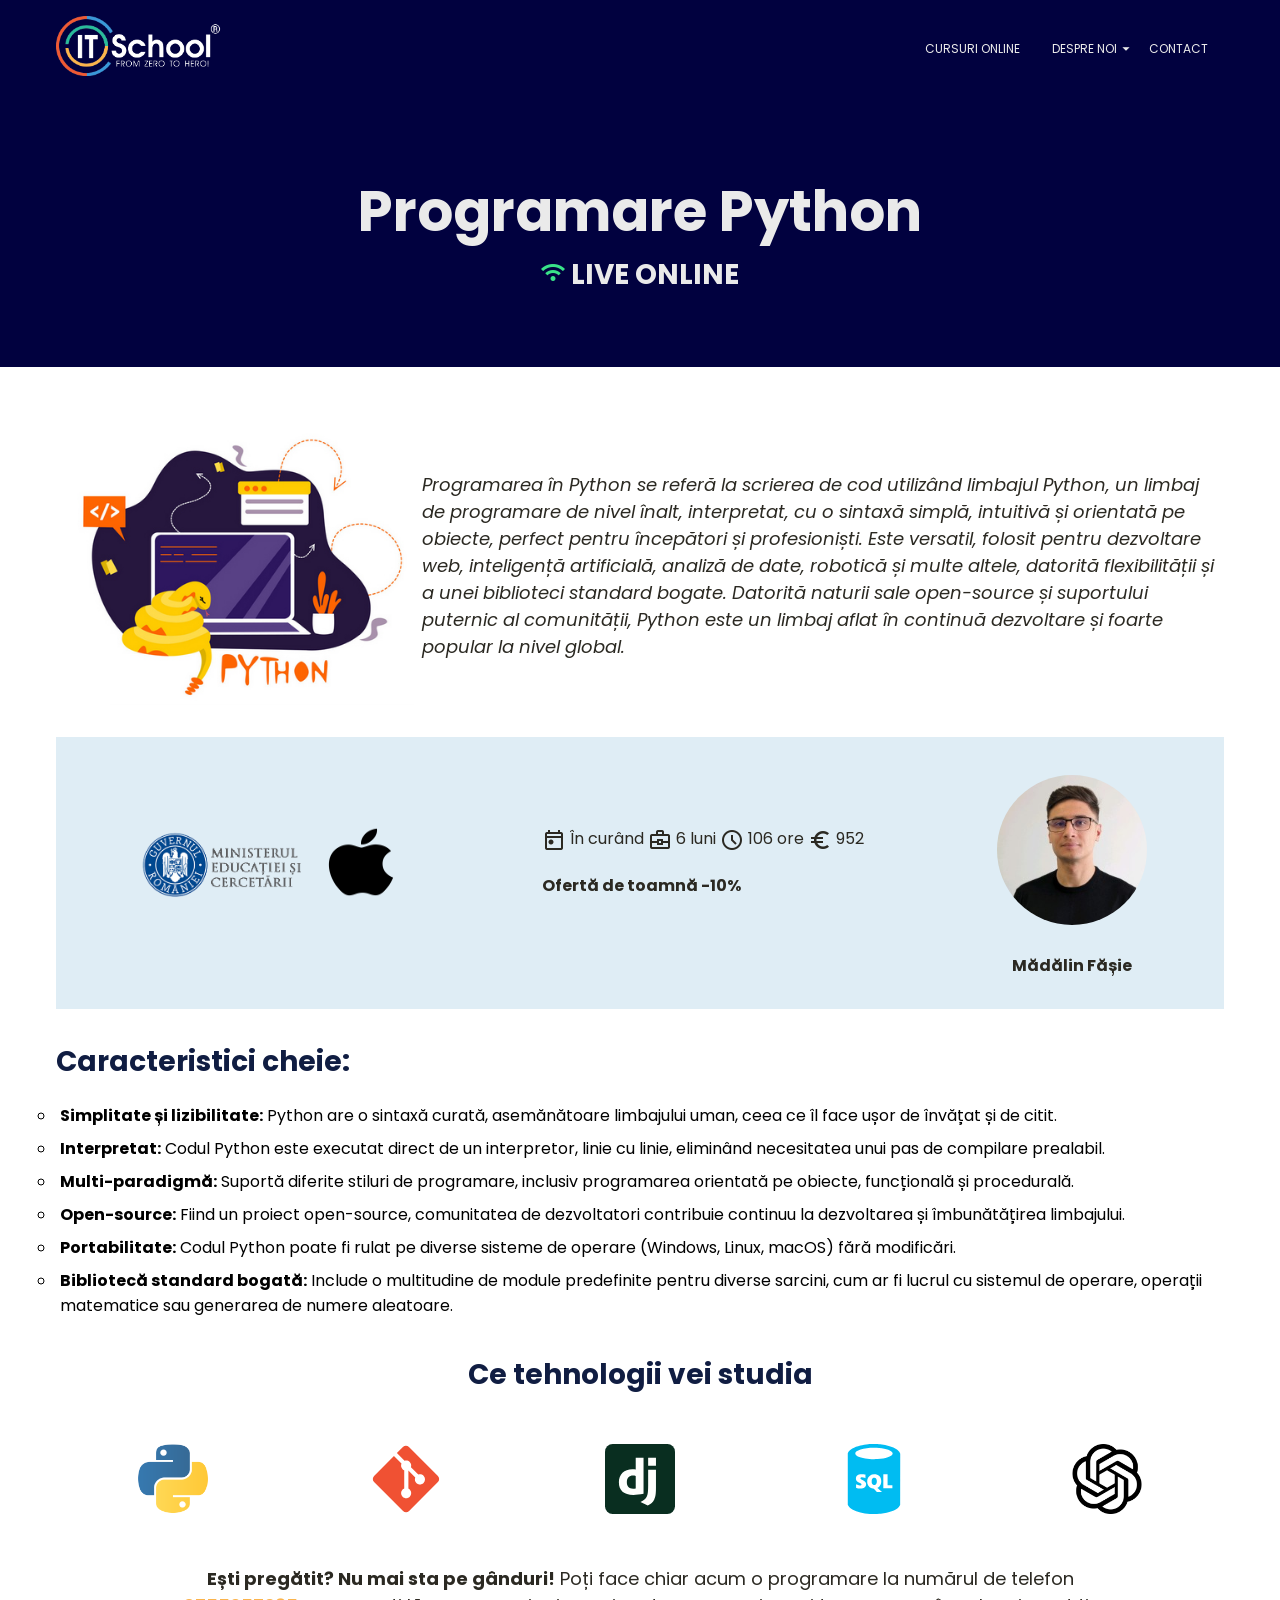
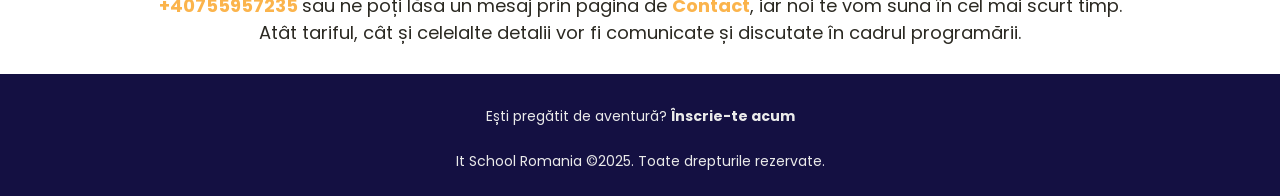
<file: pages/courses/course-python.html>
<!doctype html>
<html lang="en">
  <head>
    <meta charset="UTF-8" />
    <meta name="viewport" content="width=device-width, initial-scale=1.0" />
    <title>Python</title>
    <!-- Adaugam meta tag-urile pentru SEO -->
    <meta
      name="description"
      content="Prima aplicatie de UI folosind doar HTML si CSS"
    />
    <link rel="icon" type="image/png" href="../../img/itschool-icon.png"/>
    <link rel="preconnect" href="https://fonts.googleapis.com" />
    <link rel="preconnect" href="https://fonts.gstatic.com" crossorigin />
    <link
      href="https://fonts.googleapis.com/css2?family=Poppins:ital,wght@0,400;0,700;1,400&display=swap"
      rel="stylesheet"
    />
    <link
      href="https://fonts.googleapis.com/css2?family=Material+Symbols+Outlined:opsz,wght,FILL,GRAD@24,400,0,0"
      rel="stylesheet"
    />
    <link rel="stylesheet" href="../../css/main.css" />
    <link rel="stylesheet" href="../../css/course-detail.css" />
  </head>
  <body>
    <header>
      <nav>
        <div class="container">
          <a href="../../index.html" class="logo-link">
            <img src="../../img/itschool-logo.png" alt="ItSchool" />
          </a>
          <div class="menu-icon-container">
            <!-- Inseram iconita de meniu folosita la mobile + un checkbox folosit ca si hack de css sa aratam/ascundem meniul pe mobile -->
            <span class="material-symbols-outlined menu-icon"> menu </span>
            <input type="checkbox" />
            <ul>
              <li><a href="../courses.html">Cursuri Online</a></li>
              <li class="about-us">
                <a href="../about.html"
                  >Despre Noi
                  <span class="material-symbols-outlined arrow-down-icon">
                    arrow_drop_down
                  </span>
                </a>
                <!-- Inseram sub-meniul afisat la hover 'Despre Noi' -->
                <div class="submenu">
                  <a href="../../index.html">HomePage</a>
                  <a href="../about.html">Despre Noi</a>
                </div>
              </li>
              <li><a href="../contact.html">Contact</a></li>
            </ul>
          </div>
        </div>
      </nav>
    </header>
    <main>
      <!-- Sectiune welcome -->
      <section class="welcome">
        <div class="container">
          <h1>Programare Python</h1>
          <h2>
            <span class="material-symbols-outlined"> wifi </span>
            LIVE ONLINE
          </h2>
        </div>
      </section>
      <!-- End Sectiune welcome -->
      <!-- Sectiune detalii curs-->
      <section class="course-details">
        <div class="container">
          <div class="course-content">
            <div class="description">
              <img
                src="../../img/course-python.jpg"
                alt="Python"
                class="course-img"
              />
              <p>
                <i>
                  Programarea în Python se referă la scrierea de cod utilizând
                  limbajul Python, un limbaj de programare de nivel înalt,
                  interpretat, cu o sintaxă simplă, intuitivă și orientată pe
                  obiecte, perfect pentru începători și profesioniști. Este
                  versatil, folosit pentru dezvoltare web, inteligență
                  artificială, analiză de date, robotică și multe altele,
                  datorită flexibilității și a unei biblioteci standard bogate.
                  Datorită naturii sale open-source și suportului puternic al
                  comunității, Python este un limbaj aflat în continuă
                  dezvoltare și foarte popular la nivel global.</i
                >
              </p>
            </div>
            <div class="card">
              <div class="certification">
                <img
                  src="../../img/minister-color.png"
                  alt="Ministerul Educatiei"
                  class="minister-color-logo"
                />
                <img
                  src="../../img/apple-black.png"
                  alt="Apple"
                  class="apple-logo"
                />
              </div>
              <div class="details">
                <span class="date">
                  <span class="material-symbols-outlined"> today </span>
                  <span>În curând</span>
                </span>
                <span class="duration-months">
                  <span class="material-symbols-outlined">
                    business_center
                  </span>
                  <span>6 luni</span>
                </span>
                <span class="duration-hours">
                  <span class="material-symbols-outlined"> schedule </span>
                  <span>106 ore</span>
                </span>
                <span class="price">
                  <span class="material-symbols-outlined"> euro_symbol </span>
                  <span>952</span>
                </span>
                <h4>Ofertă de toamnă -10%</h4>
              </div>
              <div class="trainer">
                <img src="../../img/madalin.jpg" alt="Mădălin Fășie" />
                <h4>Mădălin Fășie</h4>
              </div>
            </div>

            <div class="course-list">
              <h2>Caracteristici cheie:</h2>
              <ul>
                <li>
                  <strong>Simplitate și lizibilitate:</strong> Python are o
                  sintaxă curată, asemănătoare limbajului uman, ceea ce îl face
                  ușor de învățat și de citit.
                </li>
                <li>
                  <strong>Interpretat:</strong> Codul Python este executat
                  direct de un interpretor, linie cu linie, eliminând
                  necesitatea unui pas de compilare prealabil.
                </li>
                <li>
                  <strong>Multi-paradigmă:</strong> Suportă diferite stiluri de
                  programare, inclusiv programarea orientată pe obiecte,
                  funcțională și procedurală.
                </li>
                <li>
                  <strong>Open-source:</strong> Fiind un proiect open-source,
                  comunitatea de dezvoltatori contribuie continuu la dezvoltarea
                  și îmbunătățirea limbajului.
                </li>
                <li>
                  <strong>Portabilitate:</strong> Codul Python poate fi rulat pe
                  diverse sisteme de operare (Windows, Linux, macOS) fără
                  modificări.
                </li>
                <li>
                  <strong>Bibliotecă standard bogată:</strong> Include o
                  multitudine de module predefinite pentru diverse sarcini, cum
                  ar fi lucrul cu sistemul de operare, operații matematice sau
                  generarea de numere aleatoare.
                </li>
              </ul>
            </div>
          </div>
        </div>
      </section>
      <!-- End sectiune detalii curs -->
      <!-- Sectiune tehnologii -->
      <section class="technologies">
        <div class="container">
          <h2>Ce tehnologii vei studia</h2>
          <div class="technologies-container">
            <div class="image-wrapper">
              <a href="https://www.python.org/" target="_blank"
                ><img src="../../img/python-logo.webp" alt="Python"
              /></a>
            </div>

            <div class="image-wrapper">
              <a href="https://git-scm.com/" target="_blank"
                ><img src="../../img/git-logo.svg" alt="Git"
              /></a>
            </div>

            <div class="image-wrapper">
              <a href="https://www.djangoproject.com/" target="_blank"
                ><img src="../../img/django-logo.svg" alt="Django"
              /></a>
            </div>

            <div class="image-wrapper">
              <a
                href="https://www.microsoft.com/en-us/sql-server/sql-server-downloads"
                target="_blank"
                ><img src="../../img/sql-logo.svg" alt="SQL"
              /></a>
            </div>
            <div class="image-wrapper">
              <a href="https://openai.com/ro-RO/" target="_blank"
                ><img src="../../img/openai-logo.png" alt="OpenAI"
              /></a>
            </div>
          </div>
        </div>
      </section>
      <!-- End Sectiune tehnologii -->
      <!-- Sectiune inscriere -->
      <section class="enrollment">
        <p>
          <strong>Ești pregătit? Nu mai sta pe gânduri!</strong> Poți face chiar
          acum o programare la numărul de telefon
          <strong
            ><a class="phone-number" href="tel:00755957235"
              >+40755957235</a
            > </strong
          >sau ne poți lăsa un mesaj prin pagina de
          <strong
            ><a class="phone-number" href="../contact.html">Contact</a></strong
          >, iar noi te vom suna în cel mai scurt timp. Atât tariful, cât și
          celelalte detalii vor fi comunicate și discutate în cadrul
          programării.
        </p>
      </section>
      <!-- End Sectiune inscriere -->
    </main>
    <footer>
      <div class="container">
        <p>
          <a href="./pages/contact.html"
            >Ești pregătit de aventură? <strong>Înscrie-te acum</strong></a
          >
        </p>
        <p>It School Romania ©2025. Toate drepturile rezervate.</p>
      </div>
    </footer>
  </body>
</html>
</file>
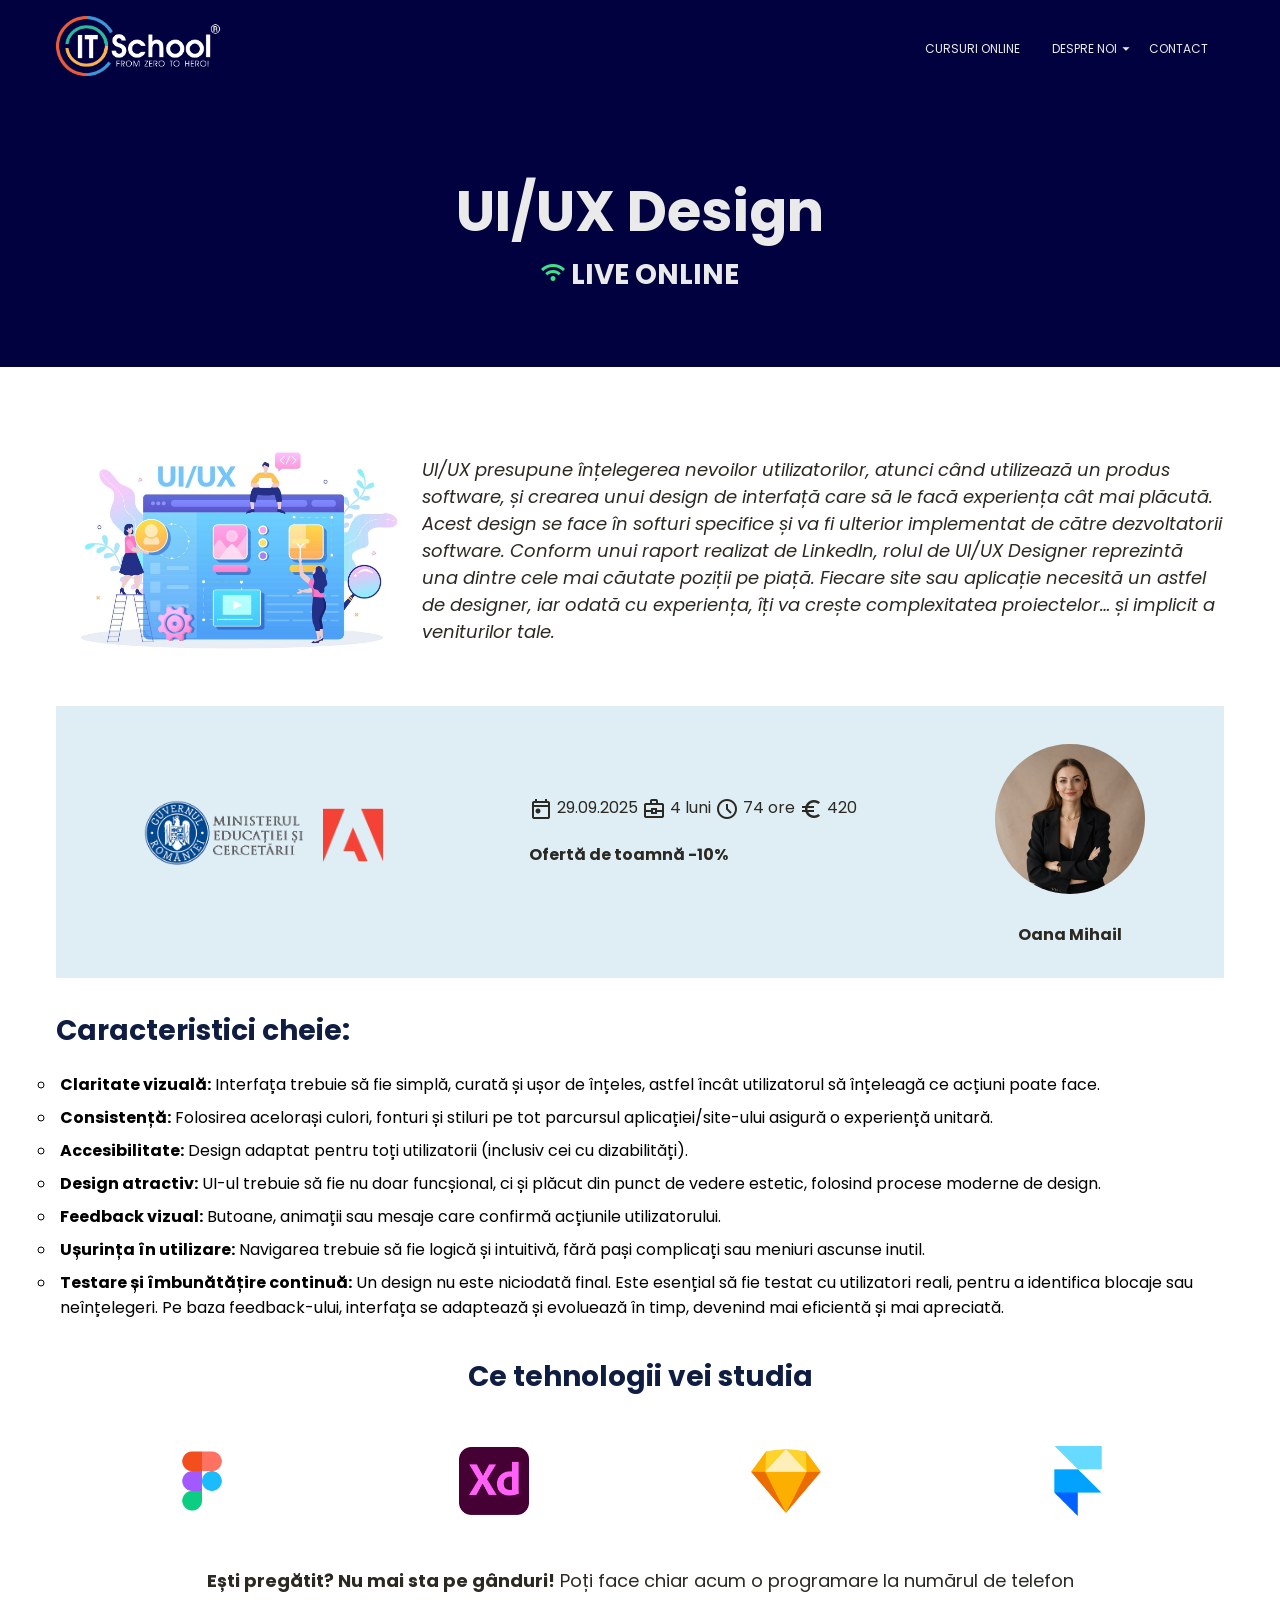
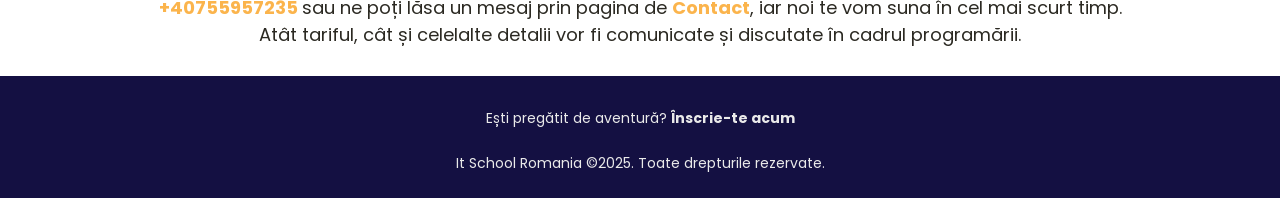
<file: pages/courses/ui-ux-design.html>
<!doctype html>
<html lang="en">
  <head>
    <meta charset="UTF-8" />
    <meta name="viewport" content="width=device-width, initial-scale=1.0" />
    <title>UI/UX Design</title>
    <!-- Adaugam meta tag-urile pentru SEO -->
    <meta
      name="description"
      content="Prima aplicatie de UI folosind doar HTML si CSS"
    />
    <link rel="icon" type="image/png" href="../../img/itschool-icon.png"/>
    <link rel="preconnect" href="https://fonts.googleapis.com" />
    <link rel="preconnect" href="https://fonts.gstatic.com" crossorigin />
    <link
      href="https://fonts.googleapis.com/css2?family=Poppins:ital,wght@0,400;0,700;1,400&display=swap"
      rel="stylesheet"
    />
    <link
      href="https://fonts.googleapis.com/css2?family=Material+Symbols+Outlined:opsz,wght,FILL,GRAD@24,400,0,0"
      rel="stylesheet"
    />
    <link rel="stylesheet" href="../../css/main.css" />
    <link rel="stylesheet" href="../../css/course-detail.css" />
  </head>
  <body>
    <header>
      <nav>
        <div class="container">
          <a href="../../index.html" class="logo-link">
            <img src="../../img/itschool-logo.png" alt="ItSchool" />
          </a>
          <div class="menu-icon-container">
            <!-- Inseram iconita de meniu folosita la mobile + un checkbox folosit ca si hack de css sa aratam/ascundem meniul pe mobile -->
            <span class="material-symbols-outlined menu-icon"> menu </span>
            <input type="checkbox" />
            <ul>
              <li><a href="../courses.html">Cursuri Online</a></li>
              <li class="about-us">
                <a href="../about.html"
                  >Despre Noi
                  <span class="material-symbols-outlined arrow-down-icon">
                    arrow_drop_down
                  </span>
                </a>
                <!-- Inseram sub-meniul afisat la hover 'Despre Noi' -->
                <div class="submenu">
                  <a href="../../index.html">HomePage</a>
                  <a href="../about.html">Despre Noi</a>
                </div>
              </li>
              <li><a href="../contact.html">Contact</a></li>
            </ul>
          </div>
        </div>
      </nav>
    </header>
    <main>
      <!-- Sectiune welcome -->
      <section class="welcome">
        <div class="container">
          <h1>UI/UX Design</h1>
          <h2>
            <span class="material-symbols-outlined"> wifi </span>
            LIVE ONLINE
          </h2>
        </div>
      </section>
      <!-- End Sectiune welcome -->
      <!-- Sectiune detalii curs-->
      <section class="course-details">
        <div class="container">
          <div class="course-content">
            <div class="description">
              <img
                src="../../img/course-ui-ux-design-page.jpg"
                alt="UI/UX"
                class="course-img"
              />
              <p>
                <i>
                  UI/UX presupune înțelegerea nevoilor utilizatorilor, atunci
                  când utilizează un produs software, și crearea unui design de
                  interfață care să le facă experiența cât mai plăcută. Acest
                  design se face în softuri specifice și va fi ulterior
                  implementat de către dezvoltatorii software. Conform unui
                  raport realizat de LinkedIn, rolul de UI/UX Designer
                  reprezintă una dintre cele mai căutate poziții pe piață.
                  Fiecare site sau aplicație necesită un astfel de designer, iar
                  odată cu experiența, îți va crește complexitatea proiectelor…
                  și implicit a veniturilor tale.</i
                >
              </p>
            </div>
            <div class="card">
              <div class="certification">
                <img
                  src="../../img/minister-color.png"
                  alt="Ministerul Educatiei"
                  class="minister-color-logo"
                />
                <img
                  src="../../img/adobe-color.png"
                  alt="Adobe"
                  class="adobe-logo"
                />
              </div>
              <div class="details">
                <span class="date">
                  <span class="material-symbols-outlined"> today </span>
                  <span>29.09.2025</span>
                </span>
                <span class="duration-months">
                  <span class="material-symbols-outlined">
                    business_center
                  </span>
                  <span>4 luni</span>
                </span>
                <span class="duration-hours">
                  <span class="material-symbols-outlined"> schedule </span>
                  <span>74 ore</span>
                </span>
                <span class="price">
                  <span class="material-symbols-outlined"> euro_symbol </span>
                  <span>420</span>
                </span>
                <h4>Ofertă de toamnă -10%</h4>
              </div>
              <div class="trainer">
                <img src="../../img/oana.png" alt="Oana Mihail" />
                <h4>Oana Mihail</h4>
              </div>
            </div>

            <div class="course-list">
              <h2>Caracteristici cheie:</h2>
              <ul>
                <li>
                  <strong>Claritate vizuală:</strong> Interfața trebuie să fie
                  simplă, curată și ușor de înțeles, astfel încât utilizatorul
                  să înțeleagă ce acțiuni poate face.
                </li>
                <li>
                  <strong>Consistență:</strong> Folosirea acelorași culori,
                  fonturi și stiluri pe tot parcursul aplicației/site-ului
                  asigură o experiență unitară.
                </li>
                <li>
                  <strong>Accesibilitate:</strong> Design adaptat pentru toți
                  utilizatorii (inclusiv cei cu dizabilități).
                </li>
                <li>
                  <strong>Design atractiv:</strong> UI-ul trebuie să fie nu doar
                  funcșional, ci și plăcut din punct de vedere estetic, folosind
                  procese moderne de design.
                </li>
                <li>
                  <strong>Feedback vizual:</strong> Butoane, animații sau mesaje
                  care confirmă acțiunile utilizatorului.
                </li>
                <li>
                  <strong>Ușurința în utilizare:</strong> Navigarea trebuie să
                  fie logică și intuitivă, fără pași complicați sau meniuri
                  ascunse inutil.
                </li>
                <li>
                  <strong>Testare și îmbunătățire continuă:</strong> Un design
                  nu este niciodată final. Este esențial să fie testat cu
                  utilizatori reali, pentru a identifica blocaje sau
                  neînțelegeri. Pe baza feedback-ului, interfața se adaptează și
                  evoluează în timp, devenind mai eficientă și mai apreciată.
                </li>
              </ul>
            </div>
          </div>
        </div>
      </section>
      <!-- End sectiune detalii curs -->
      <!-- Sectiune tehnologii -->
      <section class="technologies">
        <div class="container">
          <h2>Ce tehnologii vei studia</h2>
          <div class="technologies-container">
            <div class="image-wrapper">
              <a href="https://www.figma.com/" target="_blank"
                ><img src="../../img/figma-logo.png" alt="Figma"
              /></a>
            </div>

            <div class="image-wrapper">
              <a href="https://adobexdplatform.com/" target="_blank"
                ><img src="../../img/adobe-xd-logo.png" alt="Adobe XD"
              /></a>
            </div>

            <div class="image-wrapper">
              <a href="https://www.sketch.com/" target="_blank"
                ><img src="../../img/sketch-logo.png" alt="Sketch"
              /></a>
            </div>

            <div class="image-wrapper">
              <a href="https://www.framer.com/" target="_blank"
                ><img src="../../img/framer-logo.png" alt="Framer"
              /></a>
            </div>
          </div>
        </div>
      </section>
      <!-- End Sectiune tehnologii -->
      <!-- Sectiune inscriere -->
      <section class="enrollment">
        <p>
          <strong>Ești pregătit? Nu mai sta pe gânduri!</strong> Poți face chiar
          acum o programare la numărul de telefon
          <strong
            ><a class="phone-number" href="tel:00755957235"
              >+40755957235</a
            > </strong
          >sau ne poți lăsa un mesaj prin pagina de
          <strong
            ><a class="phone-number" href="../contact.html">Contact</a></strong
          >, iar noi te vom suna în cel mai scurt timp. Atât tariful, cât și
          celelalte detalii vor fi comunicate și discutate în cadrul
          programării.
        </p>
      </section>
      <!-- End Sectiune inscriere -->
    </main>
    <footer>
      <div class="container">
        <p>
          <a href="./pages/contact.html"
            >Ești pregătit de aventură? <strong>Înscrie-te acum</strong></a
          >
        </p>
        <p>It School Romania ©2025. Toate drepturile rezervate.</p>
      </div>
    </footer>
  </body>
</html>
</file>
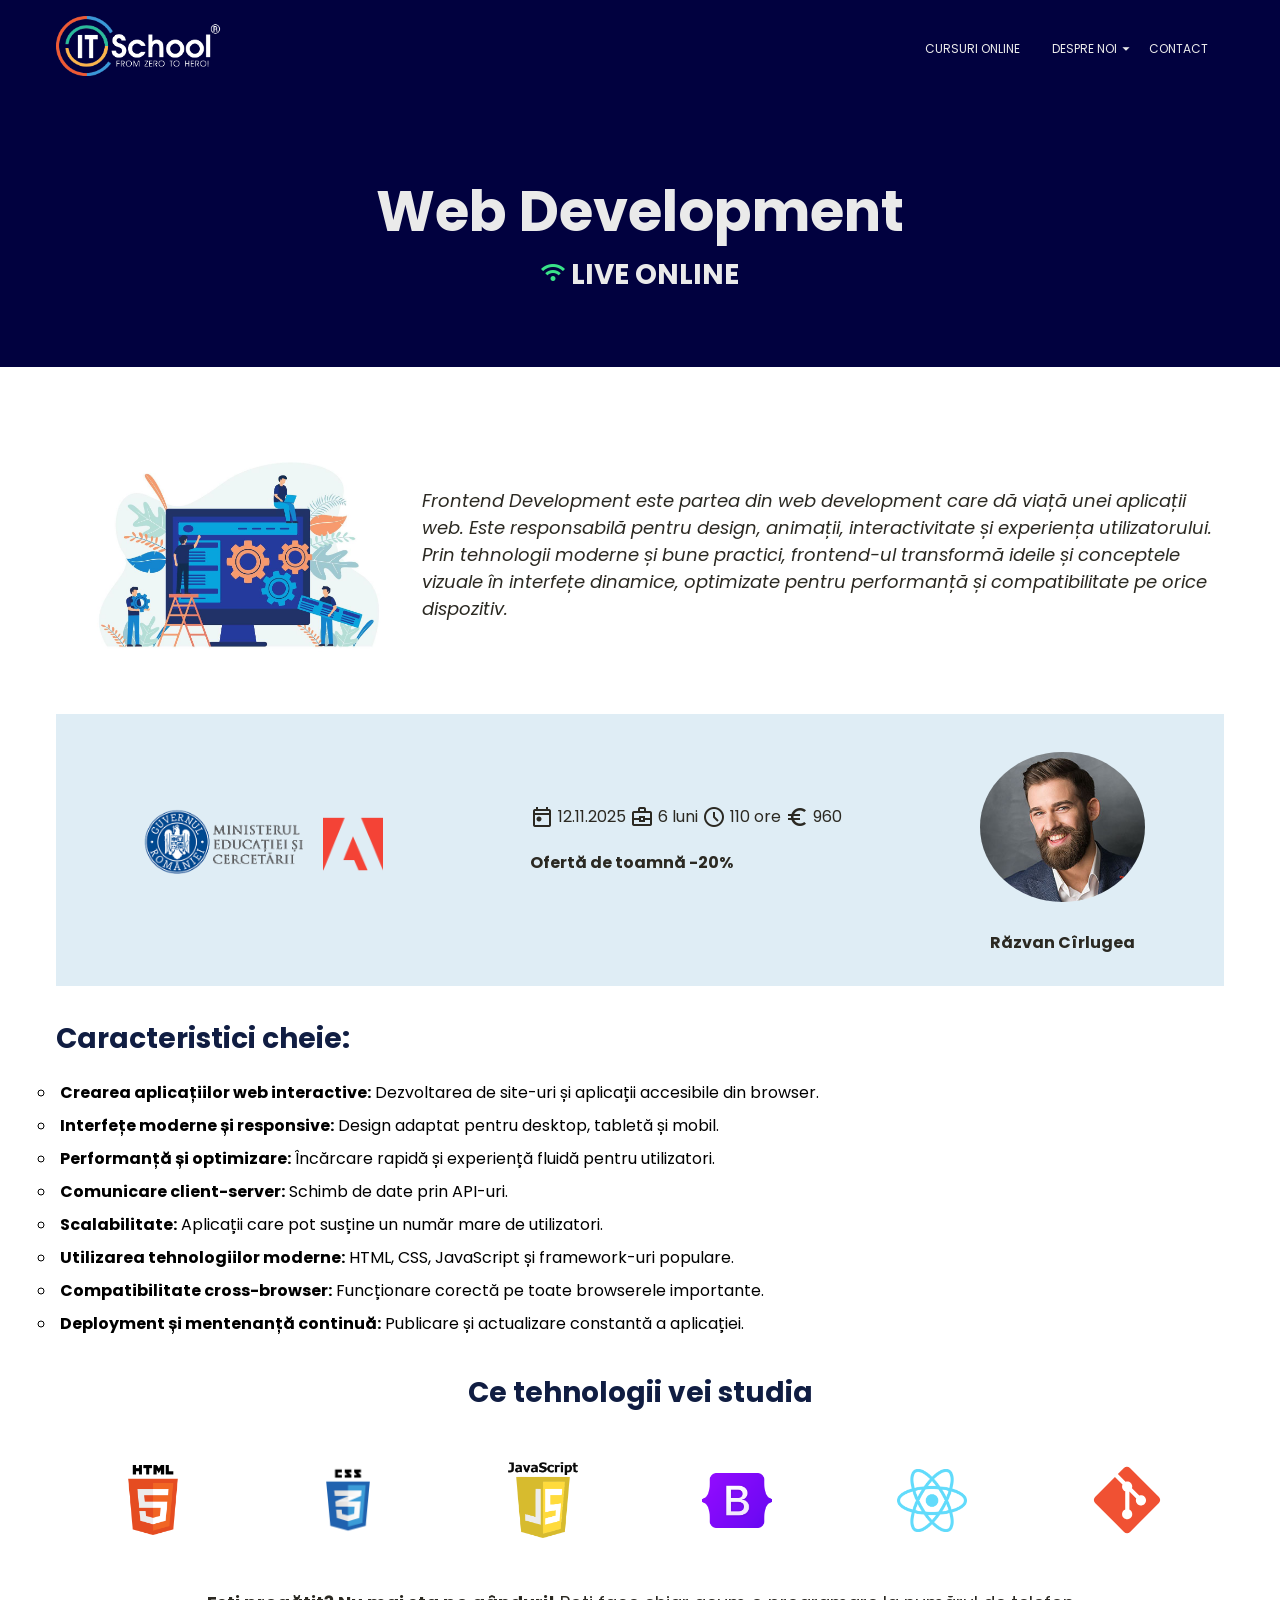
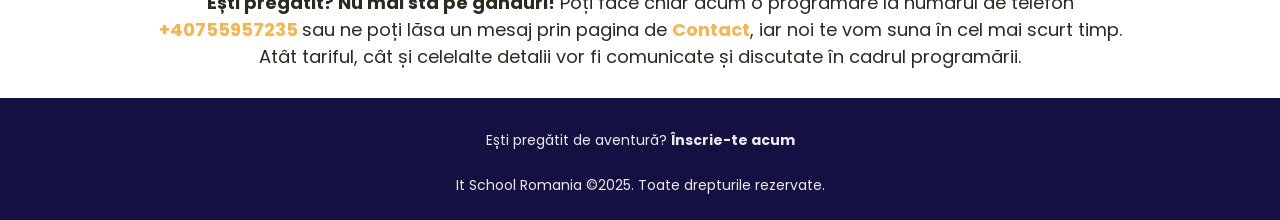
<file: pages/courses/web-dev.html>
<!doctype html>
<html lang="en">
  <head>
    <meta charset="UTF-8" />
    <meta name="viewport" content="width=device-width, initial-scale=1.0" />
    <title>Web Development</title>
    <!-- Adaugam meta tag-urile pentru SEO -->
    <meta
      name="description"
      content="Prima aplicatie de UI folosind doar HTML si CSS"
    />
    <link rel="icon" type="image/png" href="../../img/itschool-icon.png"/>
    <link rel="preconnect" href="https://fonts.googleapis.com" />
    <link rel="preconnect" href="https://fonts.gstatic.com" crossorigin />
    <link
      href="https://fonts.googleapis.com/css2?family=Poppins:ital,wght@0,400;0,700;1,400&display=swap"
      rel="stylesheet"
    />
    <link
      href="https://fonts.googleapis.com/css2?family=Material+Symbols+Outlined:opsz,wght,FILL,GRAD@24,400,0,0"
      rel="stylesheet"
    />
    <link rel="stylesheet" href="../../css/main.css" />
    <link rel="stylesheet" href="../../css/course-detail.css" />
  </head>
  <body>
    <header>
      <nav>
        <div class="container">
          <a href="../../index.html" class="logo-link">
            <img src="../../img/itschool-logo.png" alt="ItSchool" />
          </a>
          <div class="menu-icon-container">
            <!-- Inseram iconita de meniu folosita la mobile + un checkbox folosit ca si hack de css sa aratam/ascundem meniul pe mobile -->
            <span class="material-symbols-outlined menu-icon"> menu </span>
            <input type="checkbox" />
            <ul>
              <li><a href="../courses.html">Cursuri Online</a></li>
              <li class="about-us">
                <a href="../about.html"
                  >Despre Noi
                  <span class="material-symbols-outlined arrow-down-icon">
                    arrow_drop_down
                  </span>
                </a>
                <!-- Inseram sub-meniul afisat la hover 'Despre Noi' -->
                <div class="submenu">
                  <a href="../../index.html">HomePage</a>
                  <a href="../about.html">Despre Noi</a>
                </div>
              </li>
              <li><a href="../contact.html">Contact</a></li>
            </ul>
          </div>
        </div>
      </nav>
    </header>
    <main>
      <!-- Sectiune welcome -->
      <section class="welcome">
        <div class="container">
          <h1>Web Development</h1>
          <h2>
            <span class="material-symbols-outlined"> wifi </span>
            LIVE ONLINE
          </h2>
        </div>
      </section>
      <!-- End Sectiune welcome -->
      <!-- Sectiune detalii curs-->
      <section class="course-details">
        <div class="container">
          <div class="course-content">
            <div class="description">
              <img
                src="../../img/course-web-dev.jpg"
                alt="Web Development"
                class="course-img"
              />
              <p>
                <i>
                  Frontend Development este partea din web development care dă
                  viață unei aplicații web. Este responsabilă pentru design,
                  animații, interactivitate și experiența utilizatorului. Prin
                  tehnologii moderne și bune practici, frontend-ul transformă
                  ideile și conceptele vizuale în interfețe dinamice, optimizate
                  pentru performanță și compatibilitate pe orice dispozitiv.</i
                >
              </p>
            </div>
            <div class="card">
              <div class="certification">
                <img
                  src="../../img/minister-color.png"
                  alt="Ministerul Educatiei"
                  class="minister-color-logo"
                />
                <img
                  src="../../img/adobe-color.png"
                  alt="Adobe"
                  class="adobe-logo"
                />
              </div>
              <div class="details">
                <span class="date">
                  <span class="material-symbols-outlined"> today </span>
                  <span>12.11.2025</span>
                </span>
                <span class="duration-months">
                  <span class="material-symbols-outlined">
                    business_center
                  </span>
                  <span>6 luni</span>
                </span>
                <span class="duration-hours">
                  <span class="material-symbols-outlined"> schedule </span>
                  <span>110 ore</span>
                </span>
                <span class="price">
                  <span class="material-symbols-outlined"> euro_symbol </span>
                  <span>960</span>
                </span>
                <h4>Ofertă de toamnă -20%</h4>
              </div>
              <div class="trainer">
                <img src="../../img/razvan.jpeg" alt="Răzvan Cîrlugea" />
                <h4>Răzvan Cîrlugea</h4>
              </div>
            </div>

            <div class="course-list">
              <h2>Caracteristici cheie:</h2>
              <ul>
                <li>
                  <strong>Crearea aplicațiilor web interactive:</strong>
                  Dezvoltarea de site-uri și aplicații accesibile din browser.
                </li>
                <li>
                  <strong>Interfețe moderne și responsive:</strong> Design
                  adaptat pentru desktop, tabletă și mobil.
                </li>
                <li>
                  <strong>Performanță și optimizare:</strong> Încărcare rapidă
                  și experiență fluidă pentru utilizatori.
                </li>
                <li>
                  <strong>Comunicare client-server:</strong> Schimb de date prin
                  API-uri.
                </li>
                <li>
                  <strong>Scalabilitate:</strong> Aplicații care pot susține un
                  număr mare de utilizatori.
                </li>
                <li>
                  <strong>Utilizarea tehnologiilor moderne:</strong> HTML, CSS,
                  JavaScript și framework-uri populare.
                </li>
                <li>
                  <strong>Compatibilitate cross-browser:</strong> Funcționare
                  corectă pe toate browserele importante.
                </li>
                <li>
                  <strong>Deployment și mentenanță continuă:</strong> Publicare
                  și actualizare constantă a aplicației.
                </li>
              </ul>
            </div>
          </div>
        </div>
      </section>
      <!-- End sectiune detalii curs -->
      <!-- Sectiune tehnologii -->
      <section class="technologies">
        <div class="container">
          <h2>Ce tehnologii vei studia</h2>
          <div class="technologies-container">
            <div class="image-wrapper">
              <a href="https://www.w3schools.com/html/" target="_blank"
                ><img src="../../img/html-logo.png" alt="HTML"
              /></a>
            </div>

            <div class="image-wrapper">
              <a href="https://www.w3schools.com/Css/" target="_blank"
                ><img src="../../img/css-logo.png" alt="CSS"
              /></a>
            </div>

            <div class="image-wrapper">
              <a
                href="https://developer.mozilla.org/en-US/docs/Web/JavaScript"
                target="_blank"
                ><img src="../../img/javascript-logo.png" alt="JavaScript"
              /></a>
            </div>

            <div class="image-wrapper">
              <a
                href="https://getbootstrap.com/docs/4.1/getting-started/introduction/"
                target="_blank"
                ><img src="../../img/bootstrap-logo.png" alt="Bootstrap"
              /></a>
            </div>

            <div class="image-wrapper">
              <a href="https://react.dev/" target="_blank"
                ><img src="../../img/react-logo.png" alt="React"
              /></a>
            </div>

            <div class="image-wrapper">
              <a href="https://git-scm.com/" target="_blank"
                ><img src="../../img/git-logo.svg" alt="Git"
              /></a>
            </div>
          </div>
        </div>
      </section>
      <!-- End Sectiune tehnologii -->
      <!-- Sectiune inscriere -->
      <section class="enrollment">
        <p>
          <strong>Ești pregătit? Nu mai sta pe gânduri!</strong> Poți face chiar
          acum o programare la numărul de telefon
          <strong
            ><a class="phone-number" href="tel:00755957235"
              >+40755957235</a
            > </strong
          >sau ne poți lăsa un mesaj prin pagina de
          <strong
            ><a class="phone-number" href="../contact.html">Contact</a></strong
          >, iar noi te vom suna în cel mai scurt timp. Atât tariful, cât și
          celelalte detalii vor fi comunicate și discutate în cadrul
          programării.
        </p>
      </section>
      <!-- End Sectiune inscriere -->
    </main>
    <footer>
      <div class="container">
        <p>
          <a href="./pages/contact.html"
            >Ești pregătit de aventură? <strong>Înscrie-te acum</strong></a
          >
        </p>
        <p>It School Romania ©2025. Toate drepturile rezervate.</p>
      </div>
    </footer>
  </body>
</html>
</file>
<file: css/main.css>
/* Definim variabilele de css */
:root {
  --text-primary: #101d42;
  --text-secondary: #fbb44c;
  --text-dark: #2b2922;
  --text-light: #eaeaea;
  --text-white: #ffffff;

  --bg-primary: #01013f;
  --bg-secondary: #dfedf5;
  --bg-dark: #141042;
  --bg-light: #ffffff;

  --button-color: #2bb686;

  --fs-large: 18px;
  --fs-medium: 14px;
  --fs-small: 12px;

  --spacing-xl: 42px;
  --spacing-large: 28px;
  --spacing-medium: 16px;
  --spacing-small: 8px;
  --spacing-tiny: 4px;

  --mobile-logo-height: 45px;
}

/* Resetam proprietatile default ale browser-ului */
* {
  box-sizing: border-box;
}

body,
h1,
h2,
h3,
p {
  margin: 0;
  padding: 0;
}

ul {
  list-style-type: none;
  margin: 0;
  padding: 0;
}

a {
  display: block;
  text-decoration: none;
}

/* Resetam stilurile adaugate by default pe mobile */
input [type="submit"] {
  appearance: none;
  opacity: 1;
}

/* Adaugam proprietatile de fonturi si proprietati de culoare */
body {
  font-family: "Poppins", sans-serif;
}
h1 {
  font-size: 56px;
  color: var(--text-light);
}
h2 {
  font-size: 28px;
  color: var(--text-primary);
}

h3 {
  font-size: 24px;
  color: var(--text-secondary);
}
p {
  font-size: var(--fs-medium);
  color: var(--text-dark);
}

/* Definim clasele reutilizabile */
.container {
  max-width: 1200px;
  min-width: 320px;
  margin: auto;
  padding: var(--spacing-medium);
}

/* Definim layout-ul */
body {
  display: flex;
  flex-direction: column;
  min-height: 100vh;
}

main {
  flex-grow: 1;
}

/* Stilizam navigatia */
header {
  position: sticky;
  top: 0;
  width: 100%;
  background-color: var(--bg-primary);
  z-index: 2;
}

nav img {
  height: 60px;
  width: auto;
}
nav .logo-link {
  padding: 0;
}

nav .container {
  display: flex;
  justify-content: space-between;
  align-items: center;
}

nav .arrow-down-icon {
  position: absolute;
  font-size: var(--fs-large);
}

nav a {
  color: var(--text-light);
  font-size: var(--fs-small);
  text-transform: uppercase;
  padding: var(--spacing-medium);
}

nav a:hover {
  color: var(--text-secondary);
}

/* Ascundem checkbox-ul pe desktop */
nav input[type="checkbox"] {
  display: none;
}

nav .menu-icon {
  color: var(--text-light);
  display: none;
}

nav ul {
  display: flex;
}

nav ul li {
  position: relative;
}

/* Ascundem by default submeniul */
nav .submenu {
  display: none;
  position: absolute;
  top: calc(100%-var(--spacing-small));
  left: var(--spacing-medium);
  width: 160px;
  background-color: var(--bg-dark);
  padding: var(--spacing-tiny) 0;
  z-index: 3;
}

/* si il aratam la hover pe clasa about-us */
nav .about-us:hover .submenu {
  display: block;
}

nav .submenu a {
  padding: var(--spacing-tiny) var(--spacing-small);
}

/* Stilizarea mobile pentru navigatie */
@media (max-width: 768px) {
  nav img {
    height: var(--mobile-logo-height);
  }

  /* Ascundem link-urile si afisam iconita de meniu + checkbox-ul */
  nav ul {
    display: none;
  }
  nav .menu-icon {
    display: block;
  }

  nav .menu-icon-container {
    position: relative;
  }

  nav input[type="checkbox"] {
    display: block;
    /* Practic afisam checkbox-ul peste iconita de meniu */
    position: absolute;
    top: 0;
    left: 0;
    width: 100%;
    height: 100%;
    /* facem checkbox-ul invizibil, insa el este inca prezent pe ecran - pt asta ne folosim de proprietatea opacity:0 */
    opacity: 0;
    /* schimbam modul de afisare a cursorului  */
    cursor: pointer;
  }

  nav input[type="checkbox"]:checked ~ ul {
    display: block;
    width: 100%;
    /* pe mobile facem si meniul sa ramana in pozitie fixa */
    position: fixed;
    top: calc(var(--mobile-logo-height) + 2 * var(--spacing-medium));
    left: 0;
    background-color: var(--bg-dark);
  }

  nav .arrow-down-icon,
  nav .about-us:hover .submenu {
    display: none;
  }
}

/* Stilizam footer-ul */
footer {
  background-color: var(--bg-dark);
}

footer p,
footer a {
  color: var(--text-light);
  text-align: center;
  font-size: var(--fs-medium);
  padding: var(--spacing-small) 0;
}
</file>
<file: css/homepage.css>
/* Welcome section stilizare */
.welcome {
  background-image: url("../img/welcome-background.png");
  width: 100%;
  height: 100vh;

  display: flex;
  justify-content: center;
  align-items: center;
}

.welcome .container {
  display: flex;
  flex-direction: column;
  /* Facem ca acest container sa ocupe tot spatiul disponibil */
  flex-grow: 1;
}

.welcome h1,
.welcome h2,
.welcome p {
  color: var(--text-white);
}

.welcome h2 {
  margin-top: 50px;
}

.welcome p {
  font-size: var(--fs-large);
  margin-bottom: var(--spacing-medium);
}

.welcome p:last-of-type {
  margin-bottom: var(--spacing-xl);
}

.welcome p span {
  color: var(--text-secondary);
}

.welcome img {
  height: 24px;
  width: auto;
  margin-left: var(--spacing-medium);
  position: relative;
  top: var(--spacing-tiny);
}

.welcome a {
  color: var(--text-light);
  background-color: var(--button-color);
  font-size: var(--fs-medium);
  text-transform: uppercase;
  text-align: center;
  padding: var(--spacing-medium);
  border: 2px solid var(--button-color);
  border-radius: 5px;
  width: 260px;
}

.welcome a:hover {
  background-color: transparent;
}

/* Stilizare responsive Sectiune Welcome */
@media (max-width: 768px) {
  .welcome img {
    display: block;
    margin-top: var(--spacing-medium);
    margin-left: var(--spacing-small);
  }

  .welcome h1 {
    font-size: 40px;
  }

  .welcome p:last-of-type {
    margin-bottom: 0;
  }

  /* ascundem butonul pe mobile */
  .welcome a {
    display: none;
  }
}

/* Stilizare sectiune cursuri */
.courses h2 {
  text-align: center;
  margin: var(--spacing-large) 0;
}

.courses .container .grid {
  padding: var(--spacing-medium) var(--spacing-small);
}

.courses .courses-container {
  display: flex;
  flex-wrap: wrap;
  margin-bottom: var(--spacing-large);
}

.courses .course-wrapper {
  width: calc(100% / 3);
  padding-left: var(--spacing-small);
  padding-bottom: var(--spacing-small);
}

.courses .course {
  width: 100%;
  border: 1px solid #ddd;
  border-radius: 5px;
  padding: var(--spacing-tiny);
}

.courses h3 {
  color: var(--text-primary);
  font-weight: 400;
}

.courses h3:hover {
  color: var(--text-secondary);
}
.courses span {
  font-size: var(--fs-large);
  color: var(--text-dark);
}

.courses .material-symbols-outlined {
  vertical-align: middle;
}

.courses .date,
.courses .place {
  padding: var(--spacing-tiny);
}

.courses .place {
  background-color: #2bb686;
  margin-left: var(--spacing-tiny);
}
.courses .place span {
  color: var(--text-white);
}

.courses .course,
.courses h3,
.courses .badges {
  margin-bottom: var(--spacing-medium);
}

.courses .content {
  padding: var(--spacing-medium) var(--spacing-small);
  border-bottom: 4px solid #460b8d;
}

/* Stilizare responsive Sectiune cursuri */
@media (max-width: 992px) {
  .courses .course-wrapper {
    width: 50%;
  }
}

@media (max-width: 768px) {
  .courses .course-wrapper {
    width: 100%;
  }
}

/* Stilizare sectiune Cine Suntem */
.who-we-are {
  background-color: var(--bg-secondary);
}

.who-we-are .container.grid {
  padding: var(--spacing-medium) var(--spacing-small);
}

.who-we-are h2 {
  padding-top: var(--spacing-large);
}

.who-we-are h2,
.who-we-are p {
  text-align: center;
  margin: var(--spacing-large);
}

.who-we-are .images-container {
  display: flex;
  flex-wrap: wrap;
  margin-bottom: var(--spacing-large);
}

.who-we-are img {
  width: 100%;
  height: auto;
}

.who-we-are .image-wrapper {
  width: calc(100% / 3);
  padding-right: var(--spacing-small);
  padding-left: var(--spacing-small);
  margin-bottom: var(--spacing-medium);
}

/* Stilizare responsive Sectiune Cine Suntem */
@media (max-width: 992px) {
  .who-we-are .image-wrapper {
    width: 50%;
  }
}

@media (max-width: 768px) {
  .who-we-are .image-wrapper {
    width: 100%;
  }
}

/* Stilizare sectiune Testimoniale */
.testimoniale h2 {
  text-align: center;
  margin-top: 40px;
}

.testimoniale .absolvent-container {
  display: flex;
  flex-wrap: wrap;
  justify-content: center;
  text-align: center;
  margin-top: var(--spacing-large);
}

.testimoniale .absolvent-wrapper {
  width: 24%;
  height: auto;
  padding-right: var(--spacing-small);
  padding-left: var(--spacing-small);
  margin-bottom: var(--spacing-large);
}

.testimoniale .absolvent-wrapper h4,
.testimoniale .absolvent-wrapper h5 {
  color: var(--text-primary);
}

.testimoniale .absolvent {
  width: 100%;
  height: 550px;
  border: 1px solid #ddd;
  border-radius: 5px;
  padding-top: 50px;
  margin-top: calc(3 * var(--spacing-large));
  position: relative;
  display: flex;
  justify-content: center;
  background-color: var(--bg-secondary);
}

.testimoniale .container.grid {
  padding: var(--spacing-small);
}

.testimoniale .absolvent .presentation-image {
  width: 150px;
  height: 150px;
  border-radius: 50%;
  position: absolute;
  top: -70px;
}

.testimoniale h3 {
  color: var(--text-secondary);
  background-color: var(--bg-primary);
  border-radius: 5px;
  width: 100%;
  z-index: 1;
  opacity: 0.9;
  text-align: center;
  font-size: var(--fs-large);
  font-weight: 100;
  padding: var(--spacing-small);
  margin-top: var(--spacing-small);
}

.testimoniale h3,
.testimoniale .description {
  margin-bottom: var(--spacing-medium);
}

.testimoniale .content {
  padding: 0 var(--spacing-small);
}

/* Stilizare responsive Sectiune Testimoniale */
@media (max-width: 992px) {
  .testimoniale .absolvent-wrapper {
    width: 70%;
  }
}

@media (max-width: 768px) {
  .testimoniale .absolvent-wrapper {
    width: 80%;
  }
}

@media (max-width: 576px) {
  .testimoniale .absolvent-wrapper {
    width: 90%;
  }
  .testimoniale .absolvent {
    height: auto;
  }
}

/* Stilizare sectiune Parteneri */
.partners h2 {
  text-align: center;
  padding-top: var(--spacing-large);
}

.partners h2,
.partners .partners-container {
  margin-bottom: var(--spacing-large);
}

.partners .partners-container {
  display: flex;
  flex-wrap: wrap;
  justify-content: space-around;
  margin: 0 var(--spacing-xl);
}

.partners .image-wrapper {
  width: 100px;
  margin-left: var(--spacing-xl);
  margin-right: var(--spacing-xl);
}

.partners img {
  width: 100%;
  height: auto;
}

.partners img:hover {
  transform: scale(2);
}

footer a {
  color: var(--text-white);
}
</file>
<file: css/about.css>
/* Sectiune welcome */
.welcome {
  background-color: var(--bg-primary);
  height: 30vh;
  display: flex;
  justify-content: center;
  align-items: center;
}

.welcome h1 {
  text-align: center;
}

/* Sectiune welcome responsive */
@media (max-width: 768px) {
  .welcome h1 {
    font-size: 32px;
  }
}

/* Sectiune Intro */
.intro-trainers {
  display: flex;
  flex-direction: column;
  justify-content: center;
  align-items: center;
}

.intro-trainers .container {
  background-color: var(--bg-secondary);
  margin: var(--spacing-large);
}

.intro-trainers .container img {
  margin: var(--spacing-medium);
  width: 40%;
  height: auto;
}

.intro-trainers h3 {
  margin: var(--spacing-medium) 0;
}

.intro-trainers .trainers-pictures {
  display: flex;
  flex-direction: row;
  justify-content: space-evenly;
}

/* Sectiune responsive Intro */
@media (max-width: 576px) {
  .intro-trainers .container {
    height: auto;
    width: 90%;
    margin-left: calc(var(--spacing-large));
    margin-right: calc(var(--spacing-large));
  }

  .intro-trainers .trainers-pictures {
    display: flex;
    flex-direction: column;
    align-items: center;
  }

  .intro-trainers .trainers-pictures img {
    width: 80%;
    height: auto;
    display: block;
  }
}

/* Sectiune Traineri */
.trainers h2 {
  text-align: center;
  margin: var(--spacing-medium);
}

.trainers .trainer-container {
  display: flex;
  flex-wrap: wrap;
  margin-top: var(--spacing-medium);
}

.trainers .trainer-wrapper {
  width: 25%;
  padding-right: var(--spacing-small);
  padding-left: var(--spacing-small);
  margin-bottom: var(--spacing-large);
}

.trainers .trainer {
  width: 100%;
  height: 400px;
  padding: 50px var(--spacing-tiny);
  border: 1px solid #ddd;
  border-radius: 5px;
  margin-top: calc(3 * var(--spacing-large));
  position: relative;
  display: flex;
  justify-content: center;
}

.trainers .container.grid {
  padding: var(--spacing-small);
}

.trainers .trainer .presentation-image {
  width: 150px;
  height: 150px;
  border-radius: 50%;
  filter: grayscale(100%);
  position: absolute;
  top: -70px;
}

.trainers h3 {
  background-color: var(--bg-primary);
  border-radius: 5px;
  width: 100%;
  z-index: 1;
  opacity: 0.9;
  text-align: center;
  font-size: var(--fs-large);
  font-weight: 100;
  padding: var(--spacing-small);
  margin-top: var(--spacing-small);
}

.trainers h3,
.trainers .description {
  margin-bottom: var(--spacing-medium);
}

.trainers .content {
  padding: 0 var(--spacing-small);
}

/* Sectiune responsive Traineri */
@media (max-width: 992px) {
  .trainers .trainer-wrapper {
    width: calc(100% / 3);
  }
}

@media (max-width: 768px) {
  .trainers .trainer-wrapper {
    width: 50%;
  }
}

@media (max-width: 576px) {
  .trainers .trainer-wrapper {
    width: 100%;
  }
  .trainers .trainer {
    height: 300px;
  }
}

@media (max-width: 460px) {
  .trainers .trainer {
    height: 400px;
  }
}

@media (min-width: 985px) and (max-width: 1195px) {
  .trainers .trainer {
    height: 470px;
  }
}

/* Sectiune De ce trainerii nostri */
.why-our-trainers .container {
  display: flex;
  flex-direction: row;
  justify-content: space-evenly;
  background-color: var(--bg-secondary);
  margin-bottom: var(--spacing-large);
}

.why-our-trainers .container img {
  width: 40%;
  height: auto;
}

.why-our-trainers h3,
.why-our-trainers p {
  margin: var(--spacing-large);
}

/* Sectiune responsive trainerii nostri */
@media (max-width: 576px) {
  .why-our-trainers .container {
    height: auto;
    width: 90%;
    margin-left: calc(var(--spacing-large));
    margin-right: calc(var(--spacing-large));
    display: flex;
    flex-direction: column;
    align-items: center;
  }

  .why-our-trainers .container img {
    width: 100% !important;
    height: auto;
    display: block;
  }
}
</file>
<file: css/contact.css>
/* Sectiune welcome */
.welcome {
  background-image: url("../img/welcome-background.png");
  background-size: cover;
  background-position: 3px;
  height: 30vh;
  display: flex;
  justify-content: center;
  align-items: center;
}

.welcome h1 {
  text-align: center;
}

/* Sectiune welcome responsive */
@media (max-width: 768px) {
  .welcome h1 {
    font-size: 23px;
  }
}

/* Sectiune contact */
.contact h2 {
  text-align: center;
  padding-top: var(--spacing-large);
}

.contact h2,
.contact .main-paragraph,
.contact .content-wrapper {
  margin-bottom: var(--spacing-large);
}

.contact .content-wrapper {
  display: flex;
}

.contact ul,
.contact form {
  width: 50%;
  display: flex;
  flex-direction: column;
  padding: var(--spacing-medium);
}

.contact li {
  display: flex;
  justify-content: space-between;
  padding-bottom: var(--spacing-small);
  margin-bottom: var(--spacing-large);
  border-bottom: 1px solid #ddd;
}

.contact .content-wrapper p,
.contact a,
.contact label,
.contact input,
.contact textarea {
  font-size: var(--fs-medium);
}

.contact .material-symbols-outlined {
  color: var(--text-primary);
  vertical-align: middle;
}

.contact .content-wrapper p:not(.description),
.contact label,
.contact input,
.contact textarea {
  color: var(--text-dark);
}

.contact a,
.contact .description,
.contact input::placeholder {
  color: #8e8e8e;
}

.contact a:hover {
  color: var(--text-primary);
}

.contact label {
  margin-bottom: var(--spacing-tiny);
}

.contact input,
.contact textarea {
  padding: var(--spacing-small);
  border: 1px solid #ddd;
  border-radius: 5px;
  margin-bottom: var(--spacing-medium);
}

.contact input:focus,
.contact textarea:focus {
  outline: none;
  border-color: #8e8e8e;
}

.contact textarea {
  height: 100px;
}

.contact input[type="submit"] {
  font-size: var(--fs-medium);
  text-align: center;
  color: var(--text-white);
  background-color: var(--button-color);
  border: 1px soli var(--button-color);
  border-radius: 5px;
  padding: var(--spacing-small);
  width: 100px;
}

.contact input[type="submit"]:hover {
  transform: scale(1.1);
}

/* Sectiune Contact responsive */
@media (max-width: 768px) {
  .contact .content-wrapper {
    flex-direction: column;
  }

  .contact ul,
  .contact form {
    width: 100%;
    padding: 0;
  }

  .contact li {
    margin-bottom: var(--spacing-medium);
  }

  .contact li:last-of-type {
    margin-bottom: var(--spacing-large);
  }

  .contact input[type="submit"] {
    margin-bottom: 0;
  }
}
</file>
<file: css/courses.css>
/* Sectiune welcome */
.welcome {
  background-color: var(--bg-primary);
  height: 30vh;
  display: flex;
  justify-content: center;
  align-items: center;
}

.welcome h1 {
  text-align: center;
}

/* Sectiune welcome - responsive */
@media (max-width: 768px) {
  .welcome h1 {
    font-size: 32px;
  }
}

/* Sectiune cursuri */
.courses .container.grid p.main-paragraph {
  margin: var(--spacing-medium);
}

.courses h2 {
  padding-top: var(--spacing-large);
}

.courses h2,
.courses p.main-paragraph {
  text-align: center;
}

.courses .courses-container {
  margin-bottom: var(--spacing-large);
  display: flex;
  flex-wrap: wrap;
}

.courses .course-wrapper {
  width: calc(100% / 3);
  padding-right: var(--spacing-small);
  padding-left: var(--spacing-small);
}

.courses .course {
  width: 100%;
  padding: var(--spacing-tiny);
  border: 1px solid #ddd;
  border-radius: 5px;
  margin-bottom: var(--spacing-medium);
}

.courses .presentation-image {
  width: 100%;
  height: 250px;
  margin-bottom: var(--spacing-large);
}

.courses h3 {
  color: var(--text-primary);
}

.courses .microsoft-logo,
.courses .minister-color-logo {
  width: 80px;
  height: auto;
  vertical-align: middle;
  margin-right: var(--spacing-tiny);
}
.courses .adobe-logo,
.courses .apple-logo {
  width: 30px;
  height: auto;
  vertical-align: middle;
  margin-right: var(--spacing-tiny);
}

.courses span,
.courses .certification {
  font-size: var(--fs-medium);
  color: #666;
}

.courses .material-symbols-outlined {
  vertical-align: middle;
}

.courses h3,
.courses .certification,
.courses .details,
.courses a {
  margin-bottom: var(--spacing-medium);
}

.courses .content {
  padding: 0 var(--spacing-small);
}

.courses a {
  font-size: var(--fs-medium);
  text-align: center;
  background-color: var(--button-color);
  color: var(--text-white);
  border: 1px solid var(--button-color);
  border-radius: 5px;
  padding: var(--spacing-tiny);
  width: 100px;
}

.courses a:hover {
  opacity: 90%;
}

.courses .microsoft-logo,
.courses .adobe-logo,
.courses .apple-logo,
.courses .duration-months,
.courses .duration-hours {
  margin-left: var(--spacing-small);
}

/* Sectiune Cursuri - responsive */
@media (max-width: 992px) {
  .courses .course-wrapper {
    width: 50%;
  }
}

@media (max-width: 768px) {
  .courses .course-wrapper {
    width: 100%;
  }
}
</file>
<file: css/course-detail.css>
/* Stilizare sectiune welcome */
.welcome {
  background-color: var(--bg-primary);
  height: 30vh;
  display: flex;
  justify-content: center;
  align-items: center;
}

.welcome h1 {
  text-align: center;
}

.welcome h2 {
  text-align: center;
  color: var(--text-light);
}

.welcome h2 span {
  color: rgb(57, 226, 136);
}

/* Stilizare sectiune welcome responsive */
@media (max-width: 768px) {
  .welcome h1 {
    font-size: 32px;
  }
}

/* Sectiune Detalii Curs */
.course-details {
  margin-top: var(--spacing-large);
  gap: var(--spacing-medium);
}

.course-img {
  width: 30%;
  margin: calc(2 * var(--spacing-small)) var(--spacing-small);
}

.course-img img {
  width: 100%;
  height: auto;
}

.course-content {
  width: 100%;
}

.course-content .description {
  display: flex;
  align-items: center;
  margin-bottom: var(--spacing-medium);
}

.course-content .description p {
  font-size: var(--fs-large);
}

.card {
  display: flex;
  flex-direction: row;
  justify-content: space-around;
  align-items: center;
}

.card .certification {
  margin-bottom: var(--spacing-medium);
}

.certification img {
  margin: var(--spacing-small);
}

.certification .apple-logo {
  width: 80px;
  height: 70px;
}

.certification .adobe-logo {
  width: 60px;
  height: 60px;
}

.certification .minister-color-logo {
  width: 160px;
  height: 70px;
}

.certification .microsoft-logo {
  width: 200px;
  height: 60px;
}

.card .info-card h4 {
  font-style: italic;
  color: var(--text-primary);
  padding: var(--spacing-small);
}

.trainer img {
  margin-top: var(--spacing-large);
  height: 150px;
  border-radius: 100%;
}

.trainer h4 {
  text-align: center;
}

.course-content .card {
  margin-top: var(--spacing-medium);
  margin-bottom: var(--spacing-large);
  border-radius: 1px solid var(--bg-primary);
  background-color: var(--bg-secondary);
  padding: 10px;
  color: var(--text-dark);
}

.card .details .material-symbols-outlined {
  vertical-align: middle;
}

.course-list ul {
  list-style-type: circle;
}

.course-list ul li {
  padding: var(--spacing-tiny);
}

.course-list h2 {
  margin-top: calc(2 * var(--spacing-medium));
  margin-bottom: var(--spacing-medium);
}

/* Sectiune Tehnologii */
.technologies h2 {
  text-align: center;
  margin-bottom: calc(3 * var(--spacing-medium));
}

.technologies .technologies-container {
  display: flex;
  flex-wrap: wrap;
  justify-content: space-around;
  align-items: center;
}

.technologies .image-wrapper {
  width: 70px;
}

.technologies img {
  width: 100%;
  height: auto;
}

.technologies img:hover {
  transform: rotate(360deg);
  transition-duration: 1s;
}

/* Sectiune inscriere */
.enrollment a {
  display: inline;
  color: var(--text-secondary);
}

.enrollment p {
  font-size: var(--fs-large);
  text-align: center;
  width: 80%;
  margin: 0 auto;
  padding: var(--spacing-large);
}

/* Layout responsive */
@media (max-width: 768px) {
  .course-details,
  .card,
  .description {
    flex-direction: column;
  }

  .course-img,
  .course-content {
    width: 100%;
  }

  .course-img img {
    margin: var(--spacing-small);
  }

  .course-list ul {
    margin-left: var(--spacing-medium);
  }

  .description {
    text-align: center;
  }

  .certification {
    padding: var(--spacing-medium);
  }

  .technologies .image-wrapper {
    width: 50px;
  }
}
</file>
